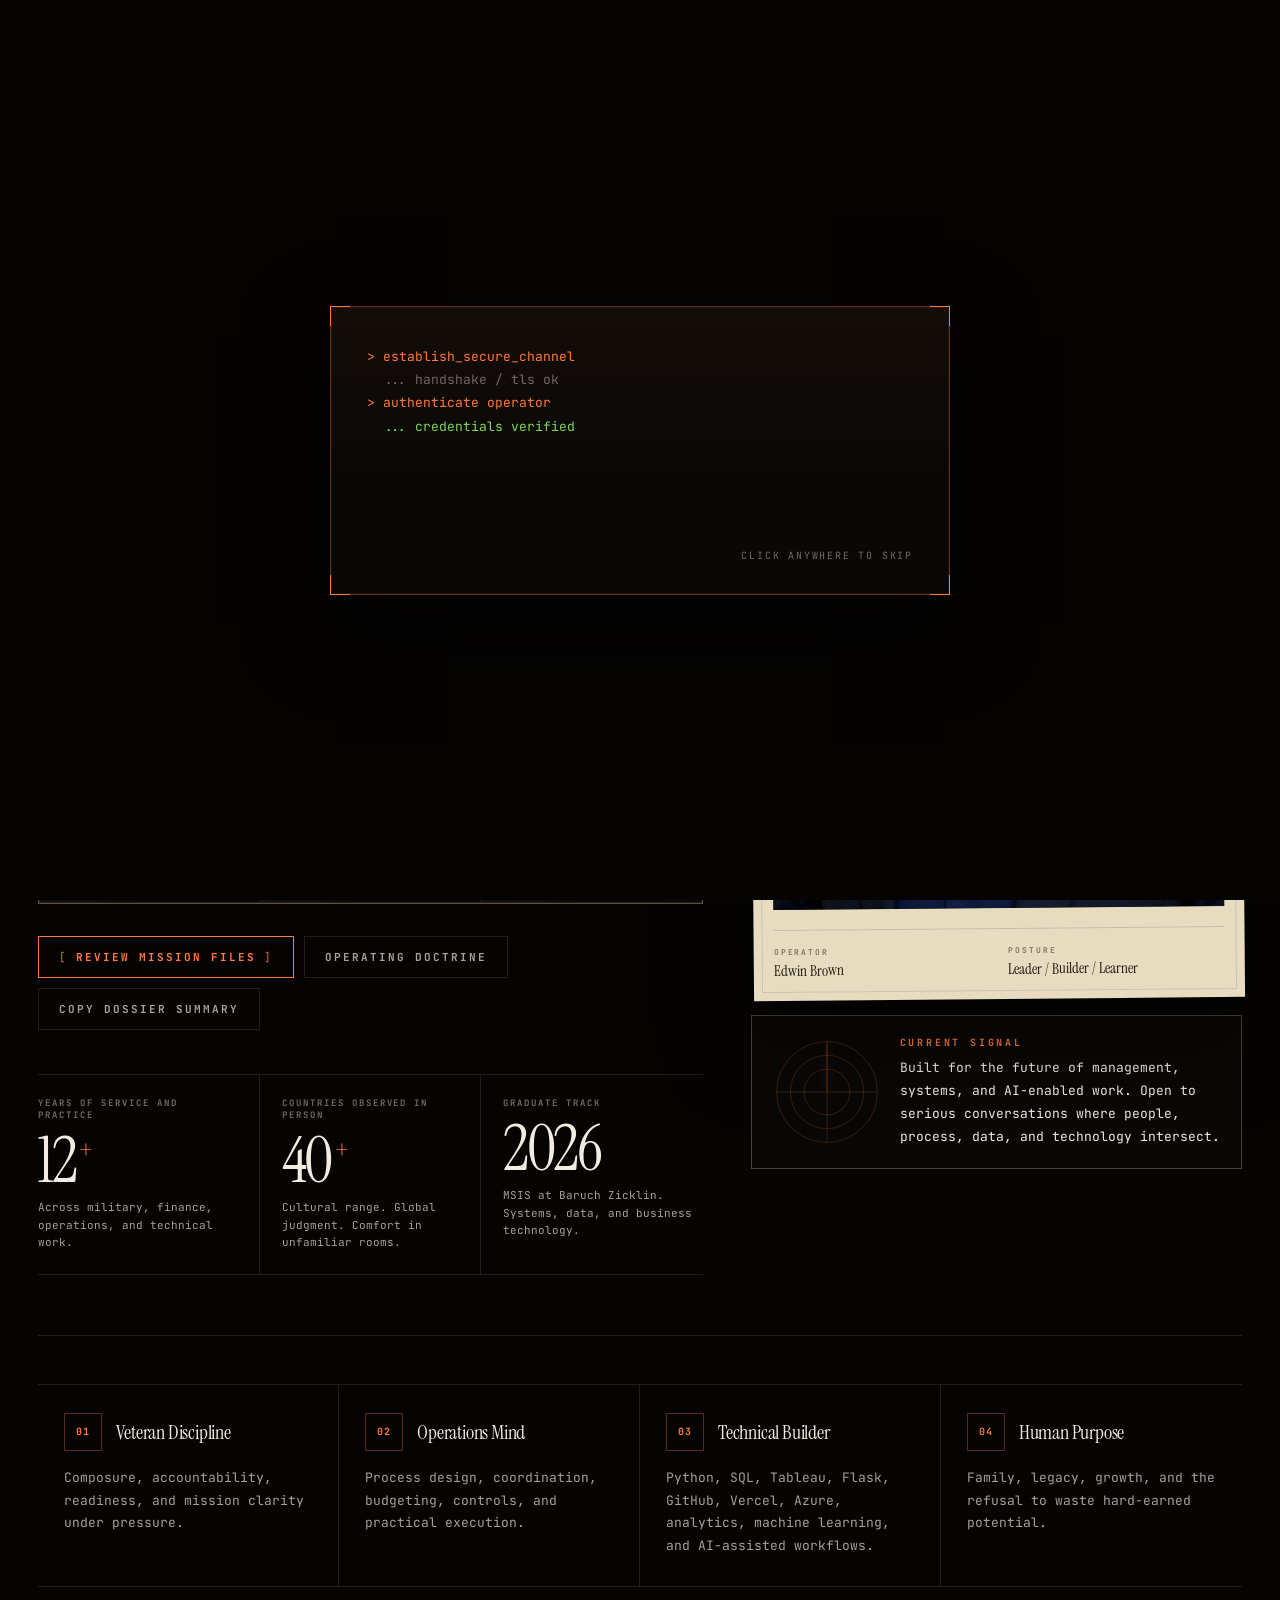
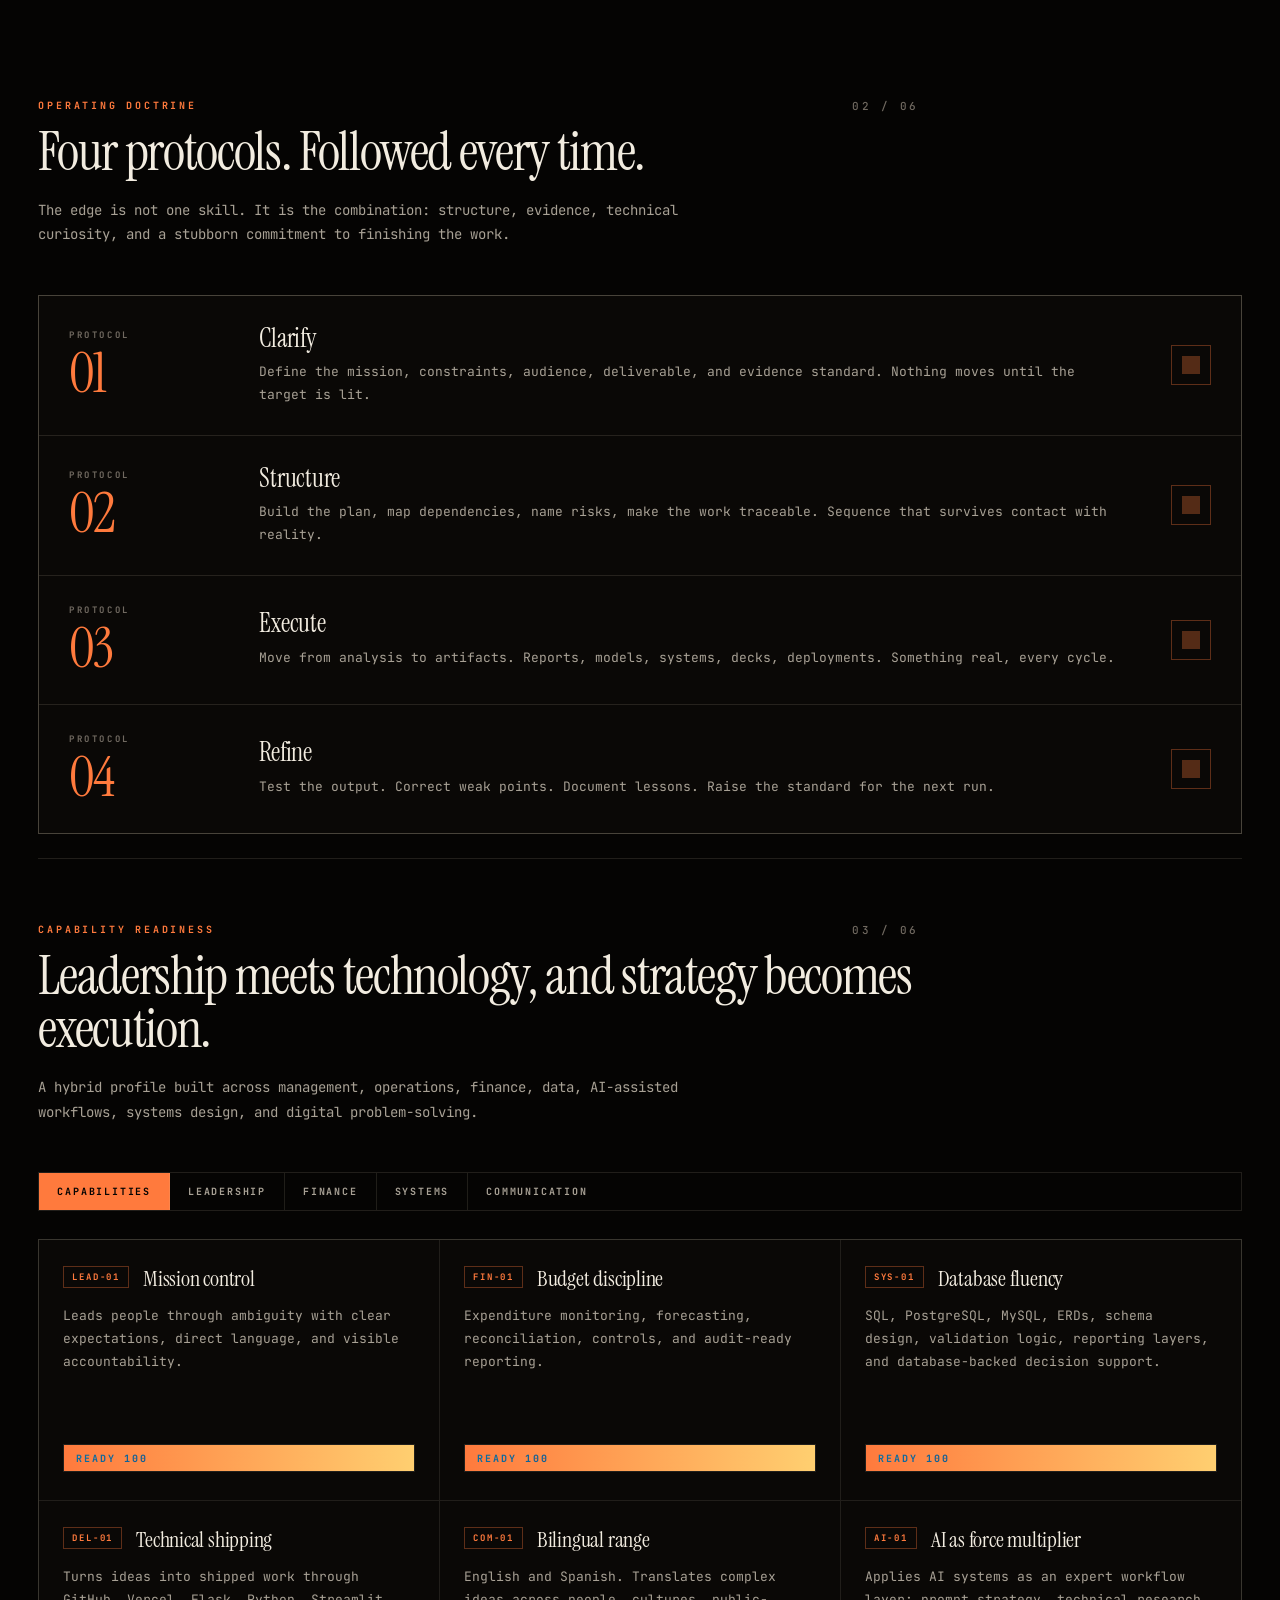
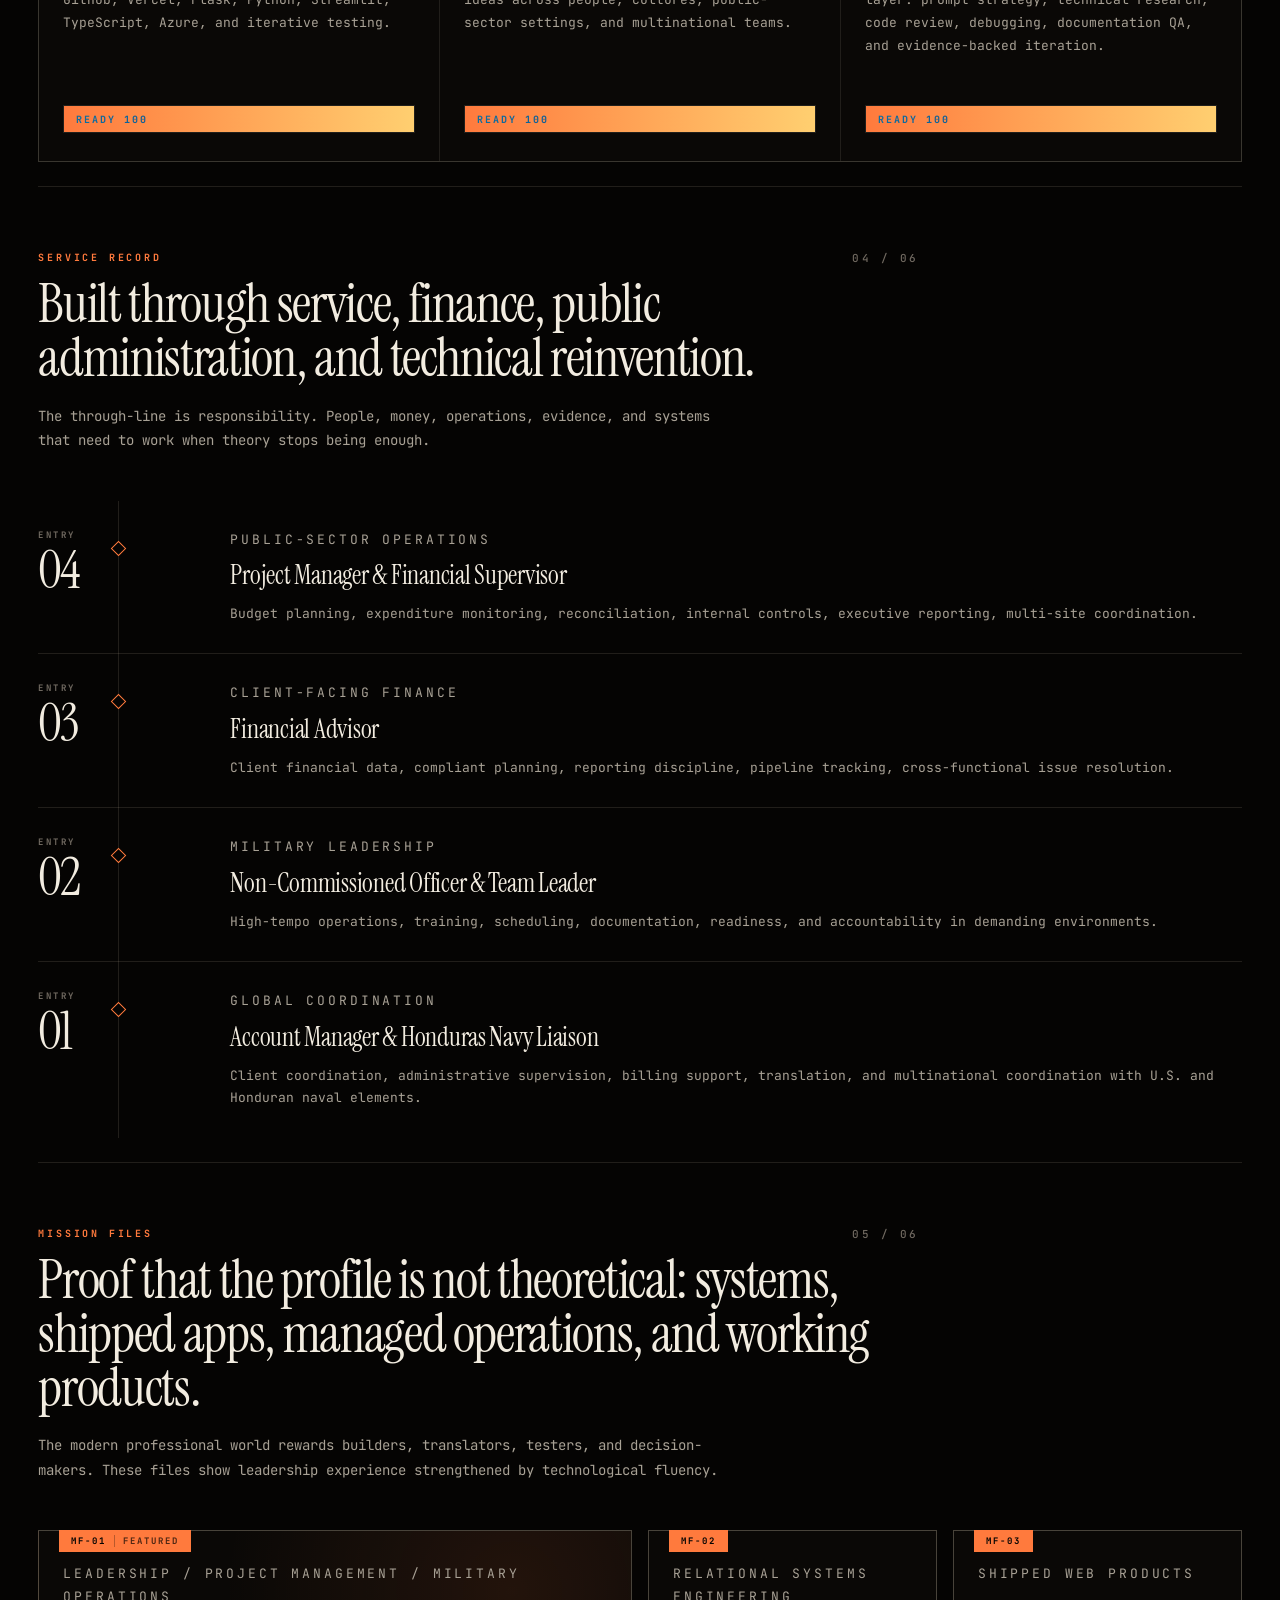
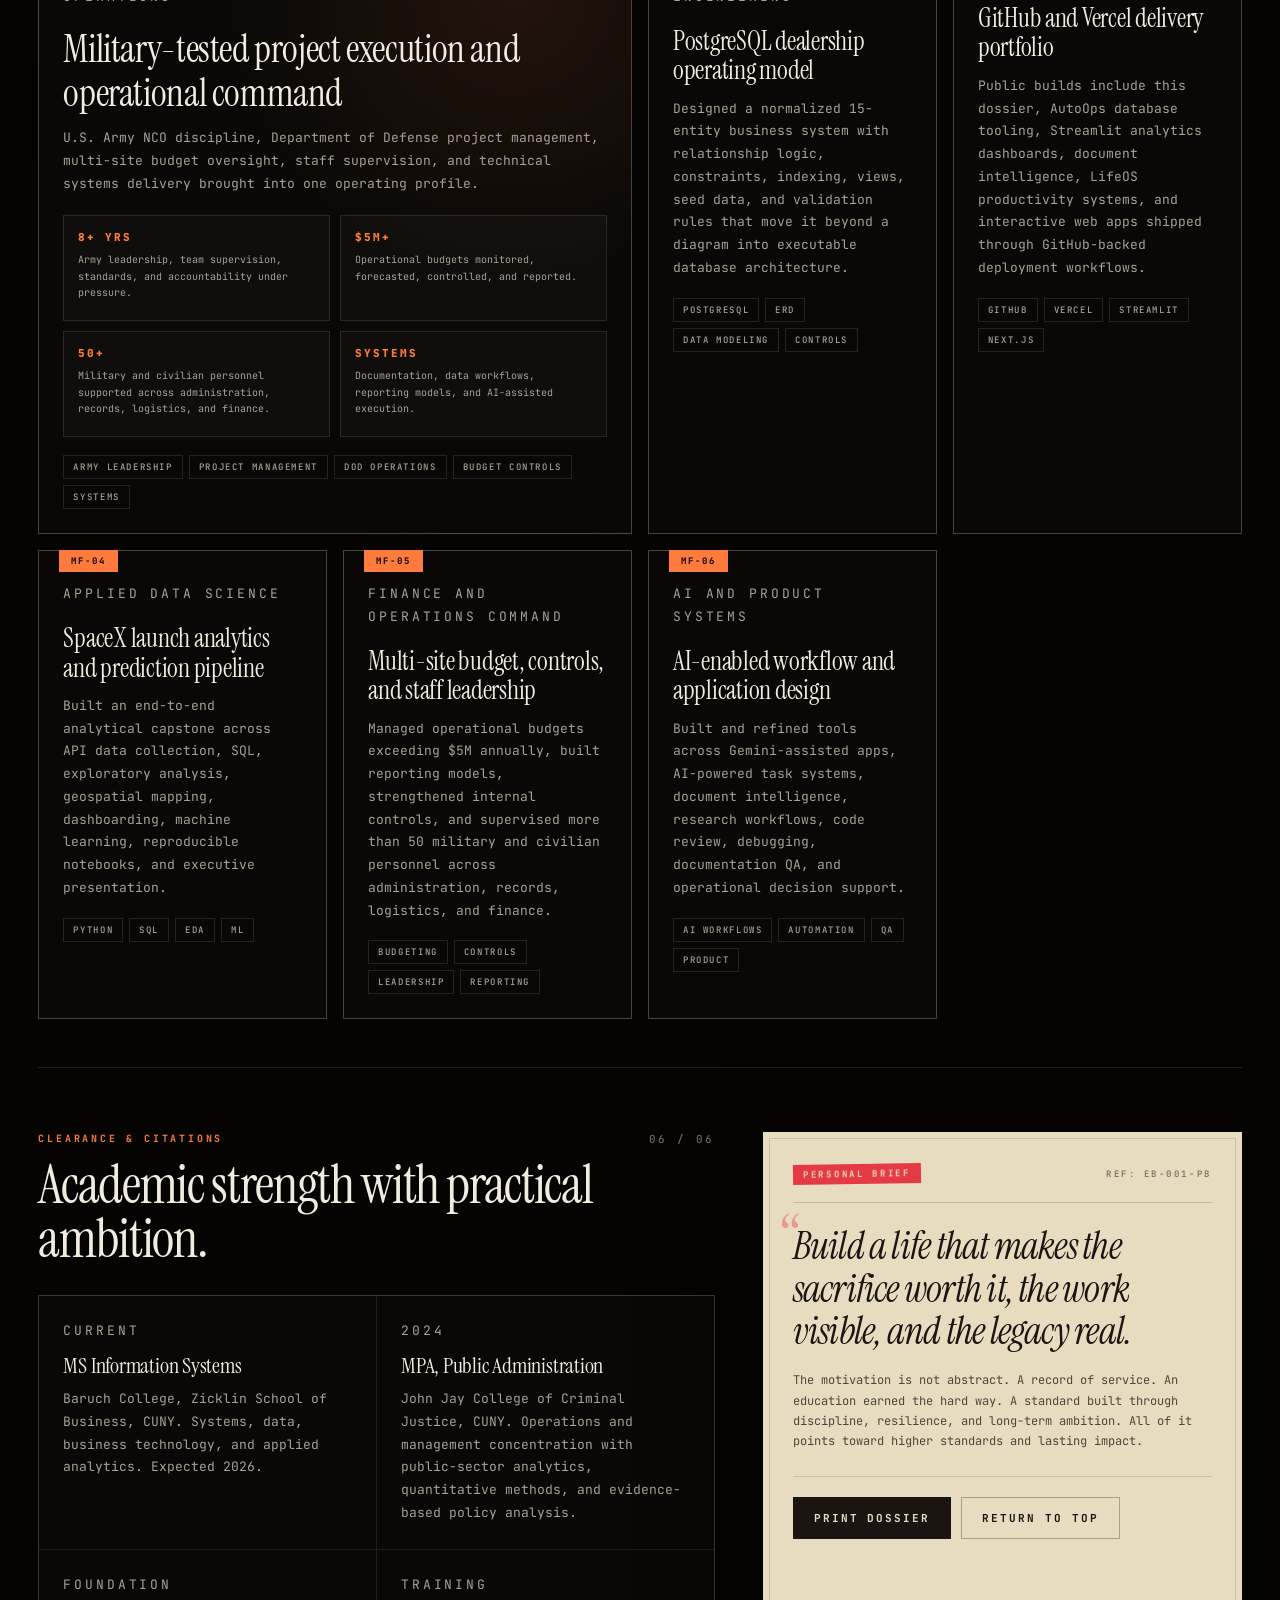
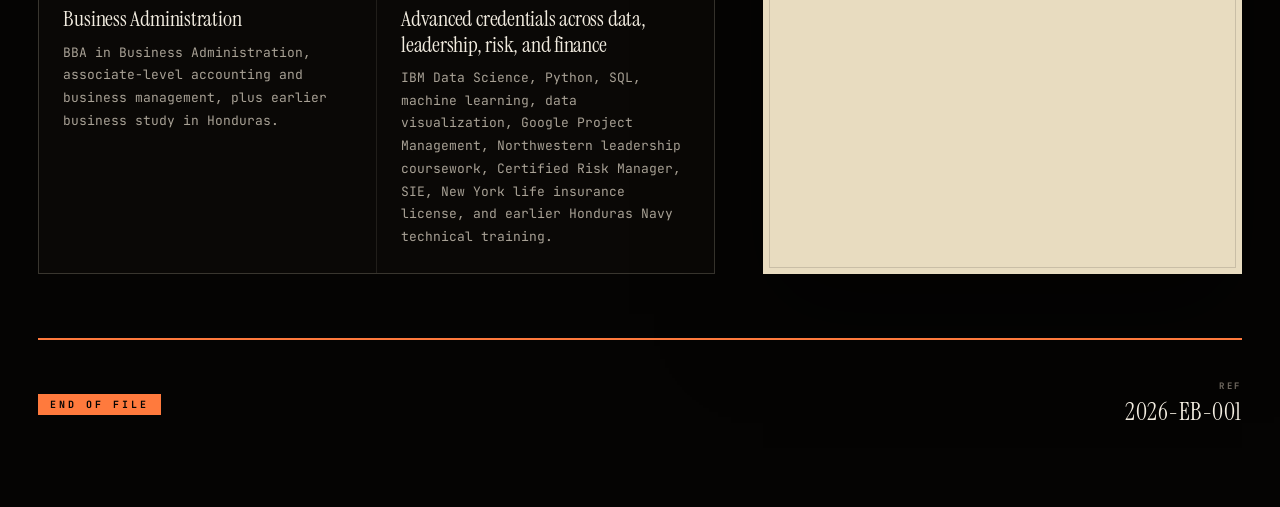
<file: index.html>
<!DOCTYPE html>
<html lang="en">
  <head>
    <meta charset="UTF-8" />
    <meta name="viewport" content="width=device-width, initial-scale=1.0" />
    <title>Edwin Brown // Operator File 2026-EB-001</title>
    <meta
      name="description"
      content="Classified-style professional dossier for Edwin Brown. U.S. Army veteran, operations leader, technical builder, MSIS candidate."
    />
    <meta property="og:title" content="Edwin Brown // Operator File" />
    <meta
      property="og:description"
      content="Operator file for Edwin Brown. Veteran, builder, systems thinker. Declassified for public release."
    />
    <meta property="og:type" content="website" />
    <meta name="theme-color" content="#050403" />
    <link rel="preconnect" href="https://fonts.googleapis.com" />
    <link rel="preconnect" href="https://fonts.gstatic.com" crossorigin />
    <link
      href="https://fonts.googleapis.com/css2?family=Instrument+Serif:ital@0;1&family=JetBrains+Mono:wght@300;400;500;700&display=swap"
      rel="stylesheet"
    />
    <link rel="stylesheet" href="styles.css" />
  </head>
  <body>
    <!-- Boot / access sequence -->
    <div class="boot" id="boot" aria-hidden="true">
      <div class="boot__frame">
        <div class="boot__crosshair" aria-hidden="true">
          <span></span><span></span><span></span><span></span>
        </div>
        <pre class="boot__log" id="bootLog"></pre>
        <p class="boot__hint">click anywhere to skip</p>
      </div>
    </div>

    <!-- Atmosphere layers -->
    <div class="scanlines" aria-hidden="true"></div>
    <div class="grain" aria-hidden="true"></div>
    <div class="vignette" aria-hidden="true"></div>
    <div class="progress" aria-hidden="true"></div>

    <!-- Classification banner -->
    <div class="classbar" role="note" aria-label="Classification">
      <span class="classbar__stamp">UNCLASSIFIED</span>
      <span class="classbar__sep">//</span>
      <span>PUBLIC RELEASE AUTHORIZED</span>
      <span class="classbar__sep">//</span>
      <span class="classbar__live" id="liveClock">00:00:00 UTC</span>
      <span class="classbar__sep">//</span>
      <span>SESSION <span id="sessionId">EB-0000</span></span>
    </div>

    <div class="shell" id="top">
      <header class="commandbar" data-reveal>
        <a class="seal" href="#top" aria-label="Home">
          <span class="seal__mark" aria-hidden="true">
            <svg viewBox="0 0 40 40" xmlns="http://www.w3.org/2000/svg">
              <circle cx="20" cy="20" r="18" fill="none" stroke="currentColor" stroke-width="1" />
              <circle cx="20" cy="20" r="13" fill="none" stroke="currentColor" stroke-width="0.5" />
              <path d="M20 4 V 36 M4 20 H 36" stroke="currentColor" stroke-width="0.5" />
              <text x="20" y="24" text-anchor="middle" font-family="JetBrains Mono" font-size="10" font-weight="700" fill="currentColor">EB</text>
            </svg>
          </span>
          <span class="seal__meta">
            <span class="seal__label">FILE 2026-EB-001</span>
            <span class="seal__name">Edwin Brown</span>
          </span>
        </a>

        <nav class="nav" aria-label="Dossier sections">
          <a href="#profile"><span>01</span>Profile</a>
          <a href="#doctrine"><span>02</span>Doctrine</a>
          <a href="#readiness"><span>03</span>Readiness</a>
          <a href="#record"><span>04</span>Record</a>
          <a href="#missions"><span>05</span>Missions</a>
          <a href="#clearance"><span>06</span>Clearance</a>
          <a href="products.html"><span>07</span>Veteran Tools</a>
        </nav>
      </header>

      <main>
        <!-- SECTION: PROFILE -->
        <section class="profile" id="profile" aria-label="Subject profile">
          <div class="profile__meta" data-reveal>
            <div class="meta-row">
              <span class="meta-key">CLASSIFICATION</span>
              <span class="meta-val">UNCLASSIFIED</span>
            </div>
            <div class="meta-row">
              <span class="meta-key">SUBJECT</span>
              <span class="meta-val">BROWN, EDWIN</span>
            </div>
            <div class="meta-row">
              <span class="meta-key">DESIGNATION</span>
              <span class="meta-val">LEADER / MANAGER / SYSTEMS BUILDER</span>
            </div>
            <div class="meta-row">
              <span class="meta-key">STATUS</span>
              <span class="meta-val meta-val--live"><i></i>ACTIVE</span>
            </div>
          </div>

          <div class="profile__main">
            <div class="profile__left" data-reveal>
              <p class="eyebrow">Subject Profile / Public Release</p>
              <h1 class="display">
                <span>Edwin</span>
                <span class="display__italic">Brown</span>
              </h1>
              <p class="lede">
                Managerial discipline, business judgment, technological intelligence, and practical execution. Edwin Brown operates where leadership, management, systems, data, and modern tools have to work together.
              </p>
              <p class="body">
                Bilingual in English and Spanish, with 12+ years across military, finance, administration, and technical work. He brings the judgment to lead, the discipline to organize complex work, and the technical curiosity to build, test, automate, analyze, and improve.
              </p>

              <div class="contact-strip" aria-label="Contact links">
                <a href="tel:+16802978978">
                  <span>Phone</span>
                  680-297-8978
                </a>
                <a href="https://www.linkedin.com/in/edwinbrownveteran/" target="_blank" rel="noopener noreferrer">
                  <span>LinkedIn</span>
                  /in/edwinbrownveteran
                </a>
                <a href="https://github.com/navybrown1" target="_blank" rel="noopener noreferrer">
                  <span>GitHub</span>
                  @navybrown1
                </a>
              </div>

              <div class="actions">
                <a class="btn btn--primary" href="#missions">
                  <span class="btn__bracket">[</span>
                  Review mission files
                  <span class="btn__bracket">]</span>
                </a>
                <a class="btn btn--ghost" href="#doctrine">Operating doctrine</a>
                <button class="btn btn--ghost" type="button" data-copy-summary>
                  Copy dossier summary
                </button>
              </div>

              <dl class="stats">
                <div class="stat">
                  <dt>Years of service and practice</dt>
                  <dd><span data-count="12">00</span><sup>+</sup></dd>
                  <p>Across military, finance, operations, and technical work.</p>
                </div>
                <div class="stat">
                  <dt>Countries observed in person</dt>
                  <dd><span data-count="40">00</span><sup>+</sup></dd>
                  <p>Cultural range. Global judgment. Comfort in unfamiliar rooms.</p>
                </div>
                <div class="stat">
                  <dt>Graduate track</dt>
                  <dd>2026</dd>
                  <p>MSIS at Baruch Zicklin. Systems, data, and business technology.</p>
                </div>
              </dl>
            </div>

            <aside class="profile__right" data-reveal>
              <figure class="idcard">
                <div class="idcard__tape" aria-hidden="true">PHOTO ON FILE</div>
                <div class="idcard__frame">
                  <img
                    src="assets/edwin-brown-portrait.png?v=20260424"
                    alt="Portrait of Edwin Brown"
                    loading="eager"
                  />
                  <svg class="idcard__brackets" viewBox="0 0 100 100" preserveAspectRatio="none" aria-hidden="true">
                    <path d="M0 12 V 0 H 12" />
                    <path d="M88 0 H 100 V 12" />
                    <path d="M100 88 V 100 H 88" />
                    <path d="M12 100 H 0 V 88" />
                  </svg>
                </div>
                <figcaption class="idcard__caption">
                  <div>
                    <span class="idcard__label">Operator</span>
                    <strong>Edwin Brown</strong>
                  </div>
                  <div>
                    <span class="idcard__label">Posture</span>
                    <strong>Leader / Builder / Learner</strong>
                  </div>
                </figcaption>
              </figure>

              <div class="signal" aria-label="Live signal">
                <div class="signal__scope" aria-hidden="true">
                  <svg viewBox="0 0 120 120">
                    <circle cx="60" cy="60" r="55" fill="none" />
                    <circle cx="60" cy="60" r="40" fill="none" />
                    <circle cx="60" cy="60" r="25" fill="none" />
                    <line x1="60" y1="5" x2="60" y2="115" />
                    <line x1="5" y1="60" x2="115" y2="60" />
                    <g class="signal__sweep">
                      <line x1="60" y1="60" x2="60" y2="5" />
                    </g>
                    <circle cx="60" cy="60" r="2" class="signal__ping" />
                  </svg>
                </div>
                <div>
                  <p class="eyebrow">Current Signal</p>
                  <p class="signal__text">
                    Built for the future of management, systems, and AI-enabled work. Open to serious conversations where people, process, data, and technology intersect.
                  </p>
                </div>
              </div>
            </aside>
          </div>
        </section>

        <!-- SECTION: IDENTITY STAMPS -->
        <section class="stamps" aria-label="Identity excerpts">
          <article class="stamp" data-reveal>
            <div class="stamp__head">
              <span>01</span>
              <em>Veteran Discipline</em>
            </div>
            <p>Composure, accountability, readiness, and mission clarity under pressure.</p>
          </article>
          <article class="stamp" data-reveal>
            <div class="stamp__head">
              <span>02</span>
              <em>Operations Mind</em>
            </div>
            <p>Process design, coordination, budgeting, controls, and practical execution.</p>
          </article>
          <article class="stamp" data-reveal>
            <div class="stamp__head">
              <span>03</span>
              <em>Technical Builder</em>
            </div>
            <p>Python, SQL, Tableau, Flask, GitHub, Vercel, Azure, analytics, machine learning, and AI-assisted workflows.</p>
          </article>
          <article class="stamp" data-reveal>
            <div class="stamp__head">
              <span>04</span>
              <em>Human Purpose</em>
            </div>
            <p>Family, legacy, growth, and the refusal to waste hard-earned potential.</p>
          </article>
        </section>

        <!-- SECTION: DOCTRINE -->
        <section class="section" id="doctrine" aria-label="Operating doctrine">
          <header class="section__head" data-reveal>
            <div class="section__index">02 / 06</div>
            <p class="eyebrow">Operating Doctrine</p>
            <h2>Four protocols. Followed every time.</h2>
            <p class="section__lede">
              The edge is not one skill. It is the combination: structure, evidence, technical curiosity, and a stubborn commitment to finishing the work.
            </p>
          </header>

          <ol class="doctrine" data-reveal>
            <li>
              <div class="doctrine__num">
                <span>PROTOCOL</span>
                <strong>01</strong>
              </div>
              <div class="doctrine__body">
                <h3>Clarify</h3>
                <p>Define the mission, constraints, audience, deliverable, and evidence standard. Nothing moves until the target is lit.</p>
              </div>
              <div class="doctrine__tick" aria-hidden="true"></div>
            </li>
            <li>
              <div class="doctrine__num">
                <span>PROTOCOL</span>
                <strong>02</strong>
              </div>
              <div class="doctrine__body">
                <h3>Structure</h3>
                <p>Build the plan, map dependencies, name risks, make the work traceable. Sequence that survives contact with reality.</p>
              </div>
              <div class="doctrine__tick" aria-hidden="true"></div>
            </li>
            <li>
              <div class="doctrine__num">
                <span>PROTOCOL</span>
                <strong>03</strong>
              </div>
              <div class="doctrine__body">
                <h3>Execute</h3>
                <p>Move from analysis to artifacts. Reports, models, systems, decks, deployments. Something real, every cycle.</p>
              </div>
              <div class="doctrine__tick" aria-hidden="true"></div>
            </li>
            <li>
              <div class="doctrine__num">
                <span>PROTOCOL</span>
                <strong>04</strong>
              </div>
              <div class="doctrine__body">
                <h3>Refine</h3>
                <p>Test the output. Correct weak points. Document lessons. Raise the standard for the next run.</p>
              </div>
              <div class="doctrine__tick" aria-hidden="true"></div>
            </li>
          </ol>
        </section>

        <!-- SECTION: READINESS -->
        <section class="section" id="readiness" aria-label="Capability readiness">
          <header class="section__head" data-reveal>
            <div class="section__index">03 / 06</div>
            <p class="eyebrow">Capability Readiness</p>
            <h2>Leadership meets technology, and strategy becomes execution.</h2>
            <p class="section__lede">
              A hybrid profile built across management, operations, finance, data, AI-assisted workflows, systems design, and digital problem-solving.
            </p>
          </header>

          <div class="filters" data-reveal aria-label="Capability filters">
            <button class="chip is-active" type="button" data-filter="all">Capabilities</button>
            <button class="chip" type="button" data-filter="leadership">Leadership</button>
            <button class="chip" type="button" data-filter="finance">Finance</button>
            <button class="chip" type="button" data-filter="systems">Systems</button>
            <button class="chip" type="button" data-filter="communication">Communication</button>
          </div>

          <div class="caps" data-reveal>
            <article class="cap" data-category="leadership communication">
              <header>
                <span class="cap__tag">LEAD-01</span>
                <h3>Mission control</h3>
              </header>
              <p>Leads people through ambiguity with clear expectations, direct language, and visible accountability.</p>
              <div class="cap__bar" role="meter" aria-valuenow="100" aria-valuemin="0" aria-valuemax="100">
                <span data-fill="100"></span>
                <em>READY 100</em>
              </div>
            </article>
            <article class="cap" data-category="finance systems">
              <header>
                <span class="cap__tag">FIN-01</span>
                <h3>Budget discipline</h3>
              </header>
              <p>Expenditure monitoring, forecasting, reconciliation, controls, and audit-ready reporting.</p>
              <div class="cap__bar" role="meter" aria-valuenow="100" aria-valuemin="0" aria-valuemax="100">
                <span data-fill="100"></span>
                <em>READY 100</em>
              </div>
            </article>
            <article class="cap" data-category="systems">
              <header>
                <span class="cap__tag">SYS-01</span>
                <h3>Database fluency</h3>
              </header>
              <p>SQL, PostgreSQL, MySQL, ERDs, schema design, validation logic, reporting layers, and database-backed decision support.</p>
              <div class="cap__bar" role="meter" aria-valuenow="100" aria-valuemin="0" aria-valuemax="100">
                <span data-fill="100"></span>
                <em>READY 100</em>
              </div>
            </article>
            <article class="cap" data-category="systems leadership">
              <header>
                <span class="cap__tag">DEL-01</span>
                <h3>Technical shipping</h3>
              </header>
              <p>Turns ideas into shipped work through GitHub, Vercel, Flask, Python, Streamlit, TypeScript, Azure, and iterative testing.</p>
              <div class="cap__bar" role="meter" aria-valuenow="100" aria-valuemin="0" aria-valuemax="100">
                <span data-fill="100"></span>
                <em>READY 100</em>
              </div>
            </article>
            <article class="cap" data-category="communication leadership">
              <header>
                <span class="cap__tag">COM-01</span>
                <h3>Bilingual range</h3>
              </header>
              <p>English and Spanish. Translates complex ideas across people, cultures, public-sector settings, and multinational teams.</p>
              <div class="cap__bar" role="meter" aria-valuenow="100" aria-valuemin="0" aria-valuemax="100">
                <span data-fill="100"></span>
                <em>READY 100</em>
              </div>
            </article>
            <article class="cap" data-category="leadership systems communication">
              <header>
                <span class="cap__tag">AI-01</span>
                <h3>AI as force multiplier</h3>
              </header>
              <p>Applies AI systems as an expert workflow layer: prompt strategy, technical research, code review, debugging, documentation QA, and evidence-backed iteration.</p>
              <div class="cap__bar" role="meter" aria-valuenow="100" aria-valuemin="0" aria-valuemax="100">
                <span data-fill="100"></span>
                <em>READY 100</em>
              </div>
            </article>
          </div>
        </section>

        <!-- SECTION: SERVICE RECORD -->
        <section class="section" id="record" aria-label="Service record">
          <header class="section__head" data-reveal>
            <div class="section__index">04 / 06</div>
            <p class="eyebrow">Service Record</p>
            <h2>Built through service, finance, public administration, and technical reinvention.</h2>
            <p class="section__lede">
              The through-line is responsibility. People, money, operations, evidence, and systems that need to work when theory stops being enough.
            </p>
          </header>

          <ol class="record" data-reveal>
            <li class="record__item">
              <div class="record__stamp">
                <span>ENTRY</span>
                <strong>04</strong>
              </div>
              <div class="record__line">
                <p class="card-kicker">Public-sector operations</p>
                <h3>Project Manager &amp; Financial Supervisor</h3>
                <p>Budget planning, expenditure monitoring, reconciliation, internal controls, executive reporting, multi-site coordination.</p>
              </div>
            </li>
            <li class="record__item">
              <div class="record__stamp">
                <span>ENTRY</span>
                <strong>03</strong>
              </div>
              <div class="record__line">
                <p class="card-kicker">Client-facing finance</p>
                <h3>Financial Advisor</h3>
                <p>Client financial data, compliant planning, reporting discipline, pipeline tracking, cross-functional issue resolution.</p>
              </div>
            </li>
            <li class="record__item">
              <div class="record__stamp">
                <span>ENTRY</span>
                <strong>02</strong>
              </div>
              <div class="record__line">
                <p class="card-kicker">Military leadership</p>
                <h3>Non-Commissioned Officer &amp; Team Leader</h3>
                <p>High-tempo operations, training, scheduling, documentation, readiness, and accountability in demanding environments.</p>
              </div>
            </li>
            <li class="record__item">
              <div class="record__stamp">
                <span>ENTRY</span>
                <strong>01</strong>
              </div>
              <div class="record__line">
                <p class="card-kicker">Global coordination</p>
                <h3>Account Manager &amp; Honduras Navy Liaison</h3>
                <p>Client coordination, administrative supervision, billing support, translation, and multinational coordination with U.S. and Honduran naval elements.</p>
              </div>
            </li>
          </ol>
        </section>

        <!-- SECTION: MISSION FILES -->
        <section class="section" id="missions" aria-label="Mission files">
          <header class="section__head" data-reveal>
            <div class="section__index">05 / 06</div>
            <p class="eyebrow">Mission Files</p>
            <h2>Proof that the profile is not theoretical: systems, shipped apps, managed operations, and working products.</h2>
            <p class="section__lede">
              The modern professional world rewards builders, translators, testers, and decision-makers. These files show leadership experience strengthened by technological fluency.
            </p>
          </header>

          <div class="missions" data-reveal>
            <article class="mission mission--feature">
              <div class="mission__tab">
                <span>MF-01</span>
                <em>FEATURED</em>
              </div>
              <p class="card-kicker">Leadership / project management / military operations</p>
              <h3>Military-tested project execution and operational command</h3>
              <p>U.S. Army NCO discipline, Department of Defense project management, multi-site budget oversight, staff supervision, and technical systems delivery brought into one operating profile.</p>
              <div class="mission__proofs" aria-label="Featured operational proof points">
                <div>
                  <strong>8+ yrs</strong>
                  <span>Army leadership, team supervision, standards, and accountability under pressure.</span>
                </div>
                <div>
                  <strong>$5M+</strong>
                  <span>Operational budgets monitored, forecasted, controlled, and reported.</span>
                </div>
                <div>
                  <strong>50+</strong>
                  <span>Military and civilian personnel supported across administration, records, logistics, and finance.</span>
                </div>
                <div>
                  <strong>Systems</strong>
                  <span>Documentation, data workflows, reporting models, and AI-assisted execution.</span>
                </div>
              </div>
              <ul class="tags">
                <li>Army leadership</li><li>Project management</li><li>DoD operations</li><li>Budget controls</li><li>Systems</li>
              </ul>
            </article>

            <article class="mission">
              <div class="mission__tab"><span>MF-02</span></div>
              <p class="card-kicker">Relational systems engineering</p>
              <h3>PostgreSQL dealership operating model</h3>
              <p>Designed a normalized 15-entity business system with relationship logic, constraints, indexing, views, seed data, and validation rules that move it beyond a diagram into executable database architecture.</p>
              <ul class="tags"><li>PostgreSQL</li><li>ERD</li><li>Data modeling</li><li>Controls</li></ul>
            </article>

            <article class="mission">
              <div class="mission__tab"><span>MF-03</span></div>
              <p class="card-kicker">Shipped web products</p>
              <h3>GitHub and Vercel delivery portfolio</h3>
              <p>Public builds include this dossier, AutoOps database tooling, Streamlit analytics dashboards, document intelligence, LifeOS productivity systems, and interactive web apps shipped through GitHub-backed deployment workflows.</p>
              <ul class="tags"><li>GitHub</li><li>Vercel</li><li>Streamlit</li><li>Next.js</li></ul>
            </article>

            <article class="mission">
              <div class="mission__tab"><span>MF-04</span></div>
              <p class="card-kicker">Applied data science</p>
              <h3>SpaceX launch analytics and prediction pipeline</h3>
              <p>Built an end-to-end analytical capstone across API data collection, SQL, exploratory analysis, geospatial mapping, dashboarding, machine learning, reproducible notebooks, and executive presentation.</p>
              <ul class="tags"><li>Python</li><li>SQL</li><li>EDA</li><li>ML</li></ul>
            </article>

            <article class="mission">
              <div class="mission__tab"><span>MF-05</span></div>
              <p class="card-kicker">Finance and operations command</p>
              <h3>Multi-site budget, controls, and staff leadership</h3>
              <p>Managed operational budgets exceeding $5M annually, built reporting models, strengthened internal controls, and supervised more than 50 military and civilian personnel across administration, records, logistics, and finance.</p>
              <ul class="tags"><li>Budgeting</li><li>Controls</li><li>Leadership</li><li>Reporting</li></ul>
            </article>

            <article class="mission">
              <div class="mission__tab"><span>MF-06</span></div>
              <p class="card-kicker">AI and product systems</p>
              <h3>AI-enabled workflow and application design</h3>
              <p>Built and refined tools across Gemini-assisted apps, AI-powered task systems, document intelligence, research workflows, code review, debugging, documentation QA, and operational decision support.</p>
              <ul class="tags"><li>AI workflows</li><li>Automation</li><li>QA</li><li>Product</li></ul>
            </article>
          </div>
        </section>

        <!-- SECTION: CLEARANCE -->
        <section class="section clearance" id="clearance" aria-label="Clearance and mission statement">
          <div class="clearance__left" data-reveal>
            <header class="section__head">
              <div class="section__index">06 / 06</div>
              <p class="eyebrow">Clearance &amp; Citations</p>
              <h2>Academic strength with practical ambition.</h2>
            </header>

            <div class="creds">
              <article>
                <p class="card-kicker">Current</p>
                <h3>MS Information Systems</h3>
                <p>Baruch College, Zicklin School of Business, CUNY. Systems, data, business technology, and applied analytics. Expected 2026.</p>
              </article>
              <article>
                <p class="card-kicker">2024</p>
                <h3>MPA, Public Administration</h3>
                <p>John Jay College of Criminal Justice, CUNY. Operations and management concentration with public-sector analytics, quantitative methods, and evidence-based policy analysis.</p>
              </article>
              <article>
                <p class="card-kicker">Foundation</p>
                <h3>Business Administration</h3>
                <p>BBA in Business Administration, associate-level accounting and business management, plus earlier business study in Honduras.</p>
              </article>
              <article>
                <p class="card-kicker">Training</p>
                <h3>Advanced credentials across data, leadership, risk, and finance</h3>
                <p>IBM Data Science, Python, SQL, machine learning, data visualization, Google Project Management, Northwestern leadership coursework, Certified Risk Manager, SIE, New York life insurance license, and earlier Honduras Navy technical training.</p>
              </article>
            </div>
          </div>

          <aside class="brief" data-reveal>
            <header>
              <span class="brief__stamp">PERSONAL BRIEF</span>
              <span class="brief__ref">REF: EB-001-PB</span>
            </header>
            <blockquote>
              <span class="brief__quote" aria-hidden="true">&ldquo;</span>
              Build a life that makes the sacrifice worth it, the work visible, and the legacy real.
            </blockquote>
            <p>
              The motivation is not abstract. A record of service. An education earned the hard way. A standard built through discipline, resilience, and long-term ambition. All of it points toward higher standards and lasting impact.
            </p>
            <div class="brief__actions">
              <button class="btn btn--primary" type="button" data-print>Print dossier</button>
              <a class="btn btn--ghost" href="#top">Return to top</a>
            </div>
          </aside>
        </section>
      </main>

      <footer class="endfile" data-reveal>
        <div>
          <span class="endfile__stamp">END OF FILE</span>
        </div>
        <div class="endfile__ref">
          <span>REF</span>
          <strong>2026-EB-001</strong>
        </div>
      </footer>
    </div>

    <!-- Toast -->
    <div class="toast" role="status" aria-live="polite">Dossier summary copied to clipboard</div>

    <!-- Declassify easter egg hint (hidden) -->
    <div class="decrypt" id="decrypt" aria-hidden="true">
      <div>
        <p class="eyebrow">Declassified Addendum</p>
        <p>Also: Spanish-language poetry, disciplined curiosity, and a stubborn belief that systems plus execution beat wasted potential over time.</p>
        <button type="button" id="decryptClose" class="btn btn--ghost">Seal file</button>
      </div>
    </div>

    <script src="script.js"></script>
  </body>
</html>
</file>
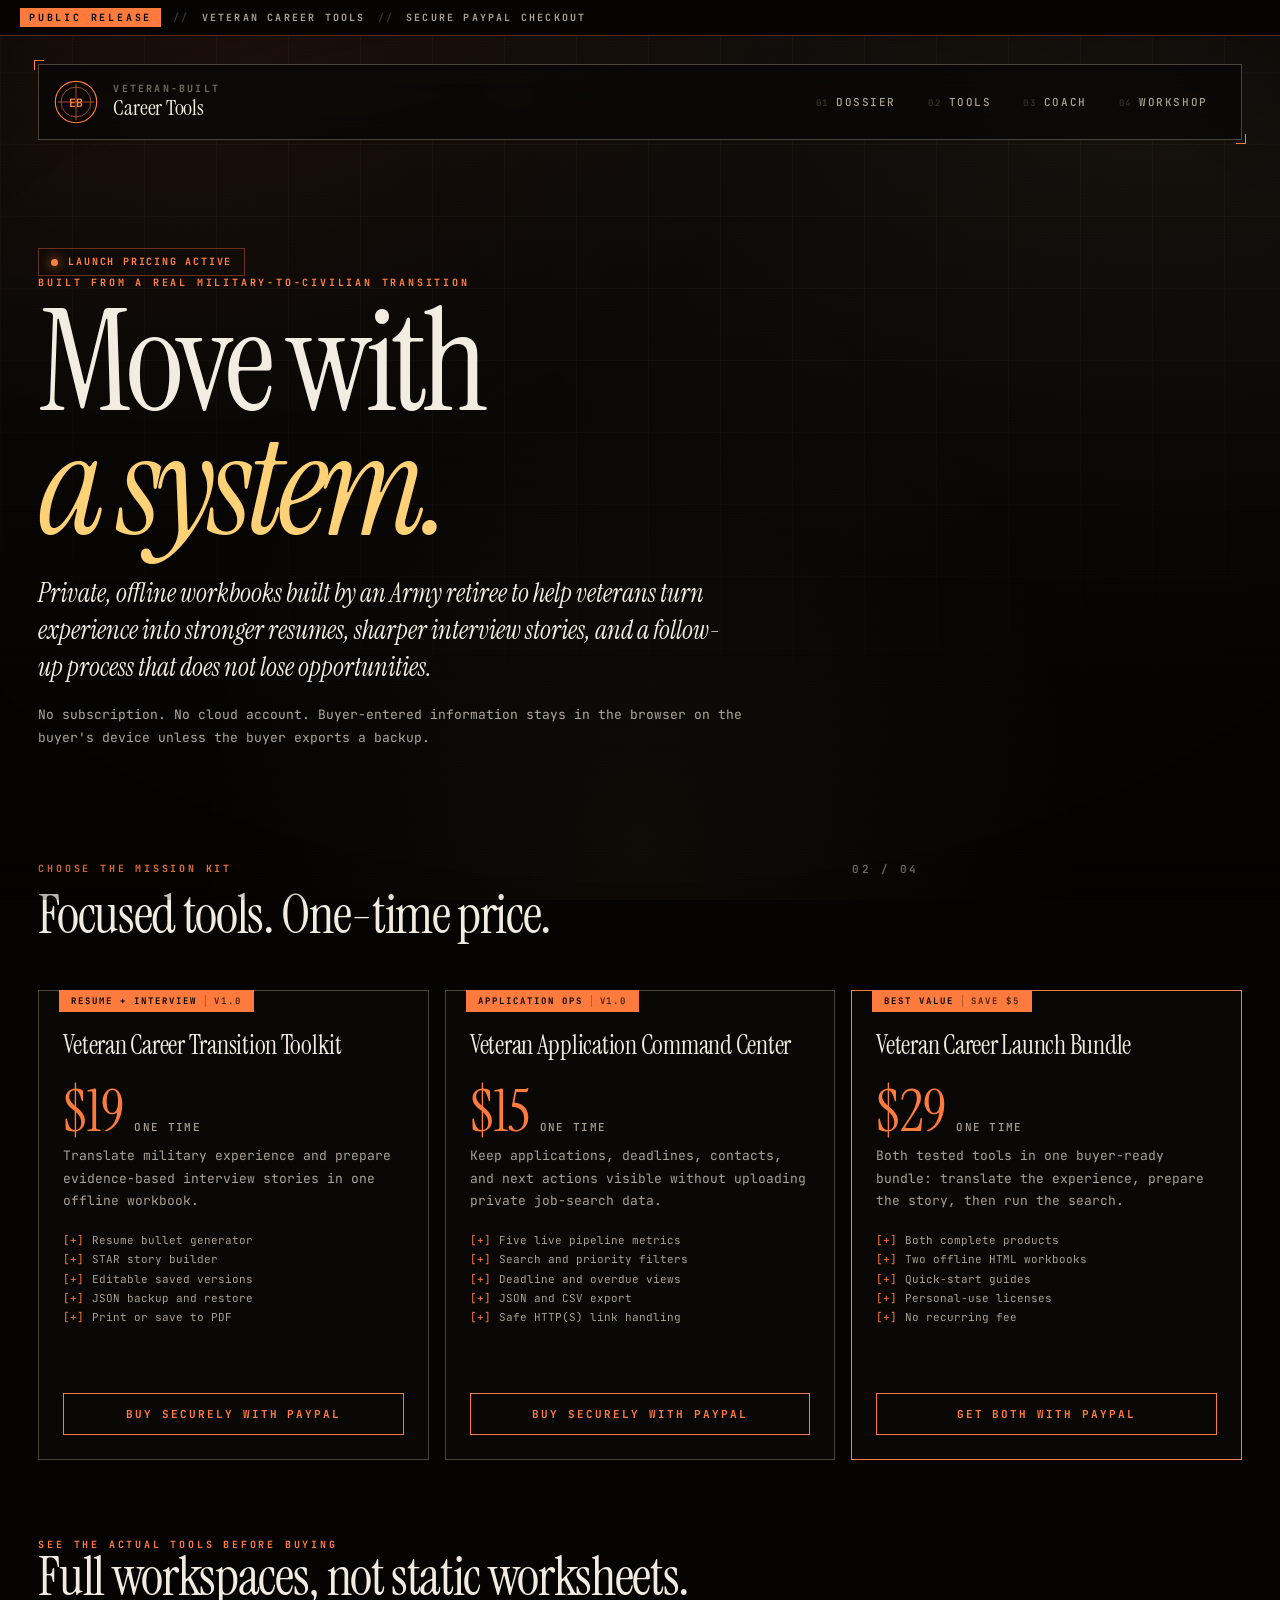
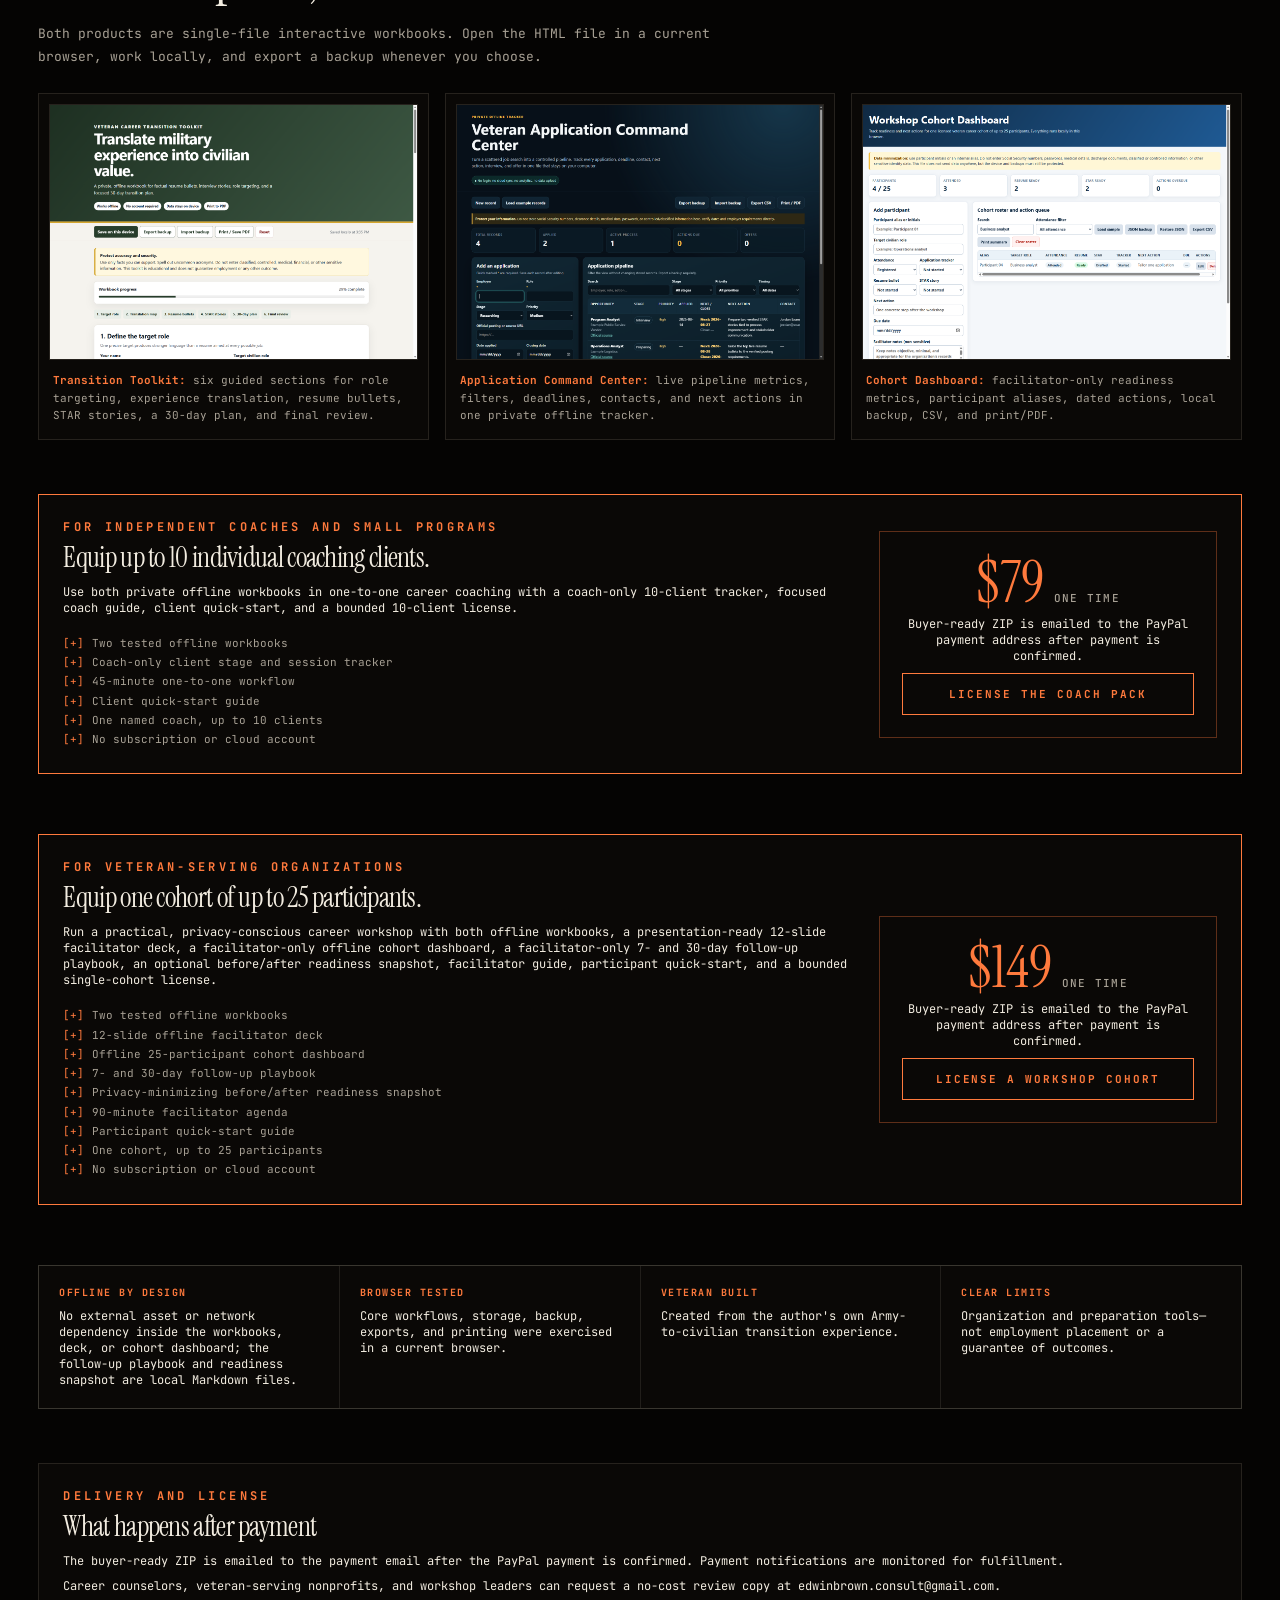
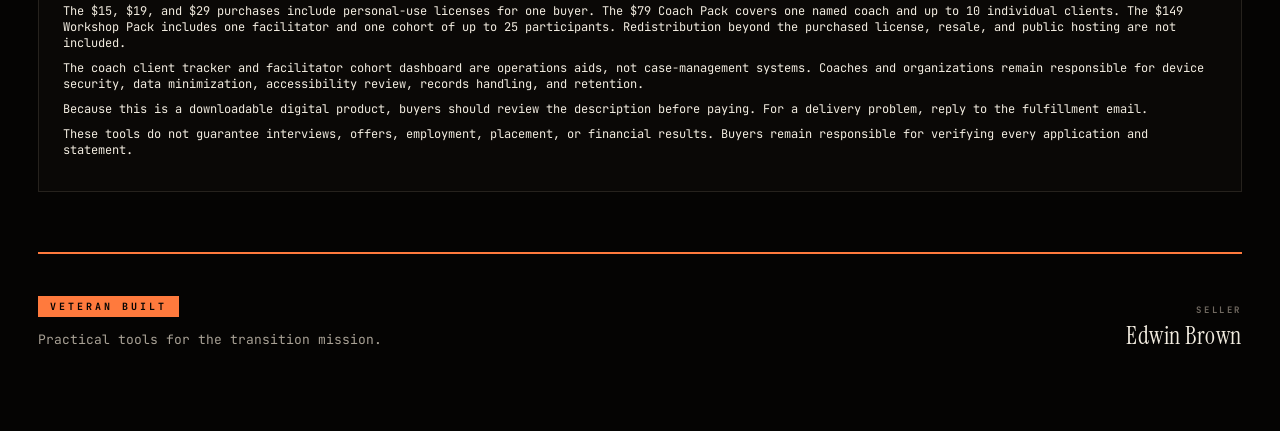
<file: products.html>
<!DOCTYPE html>
<html lang="en">
  <head>
    <meta charset="UTF-8" />
    <meta name="viewport" content="width=device-width, initial-scale=1.0" />
    <title>Veteran Career Tools // Edwin Brown</title>
    <meta
      name="description"
      content="Private offline career-transition tools built and tested by Army retiree Edwin Brown."
    />
    <meta property="og:title" content="Veteran Career Tools by Edwin Brown" />
    <meta
      property="og:description"
      content="Practical offline tools for resumes, interviews, applications, and follow-ups."
    />
    <meta property="og:type" content="website" />
    <meta property="og:url" content="https://edwin-brown-dossier.vercel.app/products.html" />
    <meta name="theme-color" content="#050403" />
    <link rel="canonical" href="https://edwin-brown-dossier.vercel.app/products.html" />
    <link rel="preconnect" href="https://fonts.googleapis.com" />
    <link rel="preconnect" href="https://fonts.gstatic.com" crossorigin />
    <link
      href="https://fonts.googleapis.com/css2?family=Instrument+Serif:ital@0;1&family=JetBrains+Mono:wght@300;400;500;700&display=swap"
      rel="stylesheet"
    />
    <link rel="stylesheet" href="styles.css" />
    <script type="application/ld+json">
      {
        "@context": "https://schema.org",
        "@type": "ItemList",
        "name": "Veteran Career Tools by Edwin Brown",
        "url": "https://edwin-brown-dossier.vercel.app/products.html",
        "itemListElement": [
          {
            "@type": "ListItem",
            "position": 1,
            "item": {
              "@type": "Product",
              "name": "Veteran Career Transition Toolkit",
              "description": "An offline workbook for translating military experience into resume bullets and evidence-based interview stories.",
              "offers": { "@type": "Offer", "priceCurrency": "USD", "price": "19", "availability": "https://schema.org/InStock", "url": "https://edwin-brown-dossier.vercel.app/products.html#tools" }
            }
          },
          {
            "@type": "ListItem",
            "position": 2,
            "item": {
              "@type": "Product",
              "name": "Veteran Application Command Center",
              "description": "An offline workbook for tracking applications, deadlines, contacts, and next actions.",
              "offers": { "@type": "Offer", "priceCurrency": "USD", "price": "15", "availability": "https://schema.org/InStock", "url": "https://edwin-brown-dossier.vercel.app/products.html#tools" }
            }
          },
          {
            "@type": "ListItem",
            "position": 3,
            "item": {
              "@type": "Product",
              "name": "Veteran Career Launch Bundle",
              "description": "Both offline veteran career workbooks with quick-start guides and personal-use licenses.",
              "offers": { "@type": "Offer", "priceCurrency": "USD", "price": "29", "availability": "https://schema.org/InStock", "url": "https://edwin-brown-dossier.vercel.app/products.html#tools" }
            }
          },
          {
            "@type": "ListItem",
            "position": 4,
            "item": {
              "@type": "Product",
              "name": "Veteran Career Workshop Pack",
              "description": "Two offline veteran career workbooks, a 12-slide facilitator deck, a facilitator-only offline cohort dashboard, a 7- and 30-day follow-up playbook, a privacy-minimizing before/after readiness snapshot, facilitator guide, participant quick-start, and a single-cohort license for up to 25 participants.",
              "offers": { "@type": "Offer", "priceCurrency": "USD", "price": "149", "availability": "https://schema.org/InStock", "url": "https://edwin-brown-dossier.vercel.app/products.html#workshop" }
            }
          },
          {
            "@type": "ListItem",
            "position": 5,
            "item": {
              "@type": "Product",
              "name": "Veteran Career Coach Pack",
              "description": "Two offline veteran career workbooks, a coach-only 10-client tracker, coach guide, client quick-start, and a limited license for one named coach and up to 10 clients.",
              "offers": { "@type": "Offer", "priceCurrency": "USD", "price": "79", "availability": "https://schema.org/InStock", "url": "https://edwin-brown-dossier.vercel.app/products.html#coach" }
            }
          }
        ]
      }
    </script>
    <style>
      .store-hero { padding: 72px 0 48px; max-width: 920px; }
      .store-hero h1 { margin: 12px 0 22px; }
      .store-status {
        display: inline-flex;
        gap: 10px;
        align-items: center;
        padding: 8px 12px;
        border: 1px solid var(--rule-ember);
        color: var(--ember);
        font: 700 10px/1 "JetBrains Mono", monospace;
        letter-spacing: .18em;
        text-transform: uppercase;
      }
      .store-status i { width: 7px; height: 7px; border-radius: 50%; background: var(--ember); box-shadow: 0 0 12px var(--ember); }
      .store-grid { display: grid; grid-template-columns: repeat(3, minmax(0, 1fr)); gap: 16px; }
      .store-card { min-height: 470px; }
      .store-card--bundle { border-color: var(--ember); }
      .store-price { margin: 10px 0 4px; color: var(--ember); font: 400 58px/1 "Instrument Serif", serif; }
      .store-price small { font: 500 11px/1 "JetBrains Mono", monospace; letter-spacing: .12em; color: var(--fog); }
      .store-list { margin: 18px 0 24px; padding: 0; list-style: none; font: 400 11px/1.75 "JetBrains Mono", monospace; color: var(--fog); }
      .store-list li::before { content: "[+]"; color: var(--ember); margin-right: 8px; }
      .store-card .btn { margin-top: auto; justify-content: center; width: 100%; }
      .store-preview { margin: 54px 0; }
      .store-preview__head { max-width: 720px; margin-bottom: 24px; }
      .store-preview__head h2 { margin-bottom: 10px; }
      .store-preview__grid { display: grid; grid-template-columns: repeat(3, minmax(0, 1fr)); gap: 16px; }
      .store-preview figure { margin: 0; padding: 10px; border: 1px solid var(--rule); background: var(--ink); }
      .store-preview img { display: block; width: 100%; height: auto; border: 1px solid var(--rule); }
      .store-preview figcaption { padding: 12px 4px 4px; font: 400 11px/1.6 "JetBrains Mono", monospace; color: var(--fog); }
      .store-preview figcaption strong { color: var(--ember); }
      .store-proof { margin: 54px 0; display: grid; grid-template-columns: repeat(4, minmax(0, 1fr)); gap: 1px; background: var(--rule); border: 1px solid var(--rule); }
      .store-proof article { padding: 20px; background: var(--ink); }
      .store-proof strong { display: block; margin-bottom: 8px; color: var(--ember); font: 700 10px/1.4 "JetBrains Mono", monospace; letter-spacing: .15em; text-transform: uppercase; }
      .store-proof p { margin: 0; font-size: 12px; }
      .store-terms { margin: 28px 0 60px; padding: 24px; border: 1px solid var(--rule); background: var(--ink); }
      .store-terms h2 { font-size: 28px; margin-bottom: 12px; }
      .store-terms p { margin: 0 0 9px; font-size: 12px; }
      .store-org { margin-top: 54px; border-color: var(--ember); }
      .store-org__grid { display: grid; grid-template-columns: minmax(0, 1.4fr) minmax(240px, .6fr); gap: 28px; align-items: center; }
      .store-org .store-list { margin-bottom: 0; }
      .store-org__buy { padding: 22px; border: 1px solid var(--rule-ember); background: var(--black); text-align: center; }
      .store-org__buy .store-price { margin-top: 0; }
      .store-org__buy .btn { width: 100%; justify-content: center; }
      @media (max-width: 900px) { .store-grid, .store-preview__grid { grid-template-columns: 1fr; } .store-card { min-height: 0; } .store-proof { grid-template-columns: repeat(2, 1fr); } }
      @media (max-width: 700px) { .store-org__grid { grid-template-columns: 1fr; } }
      @media (max-width: 520px) { .store-proof { grid-template-columns: 1fr; } .store-hero { padding-top: 36px; } }
    </style>
  </head>
  <body>
    <div class="scanlines" aria-hidden="true"></div>
    <div class="grain" aria-hidden="true"></div>
    <div class="vignette" aria-hidden="true"></div>
    <div class="classbar" role="note" aria-label="Store status">
      <span class="classbar__stamp">PUBLIC RELEASE</span>
      <span class="classbar__sep">//</span>
      <span>VETERAN CAREER TOOLS</span>
      <span class="classbar__sep">//</span>
      <span>SECURE PAYPAL CHECKOUT</span>
    </div>

    <div class="shell" id="top">
      <header class="commandbar">
        <a class="seal" href="index.html" aria-label="Return to Edwin Brown dossier">
          <span class="seal__mark" aria-hidden="true">
            <svg viewBox="0 0 40 40" xmlns="http://www.w3.org/2000/svg">
              <circle cx="20" cy="20" r="18" fill="none" stroke="currentColor" stroke-width="1" />
              <circle cx="20" cy="20" r="13" fill="none" stroke="currentColor" stroke-width="0.5" />
              <path d="M20 4 V 36 M4 20 H 36" stroke="currentColor" stroke-width="0.5" />
              <text x="20" y="24" text-anchor="middle" font-family="JetBrains Mono" font-size="10" font-weight="700" fill="currentColor">EB</text>
            </svg>
          </span>
          <span class="seal__meta">
            <span class="seal__label">VETERAN-BUILT</span>
            <span class="seal__name">Career Tools</span>
          </span>
        </a>
        <nav class="nav" aria-label="Store navigation">
          <a href="index.html"><span>01</span>Dossier</a>
          <a href="#tools"><span>02</span>Tools</a>
          <a href="#coach"><span>03</span>Coach</a>
          <a href="#workshop"><span>04</span>Workshop</a>
        </nav>
      </header>

      <main>
        <section class="store-hero" aria-labelledby="store-title">
          <div class="store-status"><i></i>Launch pricing active</div>
          <p class="eyebrow">Built from a real military-to-civilian transition</p>
          <h1 class="display" id="store-title">
            <span>Move with</span>
            <span class="display__italic">a system.</span>
          </h1>
          <p class="lede">
            Private, offline workbooks built by an Army retiree to help veterans turn experience into stronger resumes, sharper interview stories, and a follow-up process that does not lose opportunities.
          </p>
          <p class="body">
            No subscription. No cloud account. Buyer-entered information stays in the browser on the buyer's device unless the buyer exports a backup.
          </p>
        </section>

        <section class="section" id="tools" aria-labelledby="tools-title">
          <header class="section__head">
            <div class="section__index">02 / 04</div>
            <p class="eyebrow">Choose the mission kit</p>
            <h2 id="tools-title">Focused tools. One-time price.</h2>
          </header>

          <div class="store-grid">
            <article class="mission store-card">
              <div class="mission__tab">RESUME + INTERVIEW <em>V1.0</em></div>
              <h3>Veteran Career Transition Toolkit</h3>
              <div class="store-price">$19 <small>ONE TIME</small></div>
              <p>Translate military experience and prepare evidence-based interview stories in one offline workbook.</p>
              <ul class="store-list">
                <li>Resume bullet generator</li>
                <li>STAR story builder</li>
                <li>Editable saved versions</li>
                <li>JSON backup and restore</li>
                <li>Print or save to PDF</li>
              </ul>
              <a class="btn btn--primary" href="https://paypal.me/navybrown1/19" target="_blank" rel="noopener noreferrer">Buy securely with PayPal</a>
            </article>

            <article class="mission store-card">
              <div class="mission__tab">APPLICATION OPS <em>V1.0</em></div>
              <h3>Veteran Application Command Center</h3>
              <div class="store-price">$15 <small>ONE TIME</small></div>
              <p>Keep applications, deadlines, contacts, and next actions visible without uploading private job-search data.</p>
              <ul class="store-list">
                <li>Five live pipeline metrics</li>
                <li>Search and priority filters</li>
                <li>Deadline and overdue views</li>
                <li>JSON and CSV export</li>
                <li>Safe HTTP(S) link handling</li>
              </ul>
              <a class="btn btn--primary" href="https://paypal.me/navybrown1/15" target="_blank" rel="noopener noreferrer">Buy securely with PayPal</a>
            </article>

            <article class="mission store-card store-card--bundle">
              <div class="mission__tab">BEST VALUE <em>SAVE $5</em></div>
              <h3>Veteran Career Launch Bundle</h3>
              <div class="store-price">$29 <small>ONE TIME</small></div>
              <p>Both tested tools in one buyer-ready bundle: translate the experience, prepare the story, then run the search.</p>
              <ul class="store-list">
                <li>Both complete products</li>
                <li>Two offline HTML workbooks</li>
                <li>Quick-start guides</li>
                <li>Personal-use licenses</li>
                <li>No recurring fee</li>
              </ul>
              <a class="btn btn--primary" href="https://paypal.me/navybrown1/29" target="_blank" rel="noopener noreferrer">Get both with PayPal</a>
            </article>
          </div>
        </section>

        <section class="store-preview" aria-labelledby="preview-title">
          <header class="store-preview__head">
            <p class="eyebrow">See the actual tools before buying</p>
            <h2 id="preview-title">Full workspaces, not static worksheets.</h2>
            <p class="body">Both products are single-file interactive workbooks. Open the HTML file in a current browser, work locally, and export a backup whenever you choose.</p>
          </header>
          <div class="store-preview__grid">
            <figure>
              <img src="assets/veteran-transition-toolkit-preview.png" alt="Veteran Career Transition Toolkit showing its six-section offline resume and interview workspace" loading="lazy" width="1440" height="1000" />
              <figcaption><strong>Transition Toolkit:</strong> six guided sections for role targeting, experience translation, resume bullets, STAR stories, a 30-day plan, and final review.</figcaption>
            </figure>
            <figure>
              <img src="assets/veteran-application-command-center-preview.png" alt="Veteran Application Command Center showing pipeline metrics, application editor, filters, and follow-up tracking" loading="lazy" width="1440" height="1000" />
              <figcaption><strong>Application Command Center:</strong> live pipeline metrics, filters, deadlines, contacts, and next actions in one private offline tracker.</figcaption>
            </figure>
            <figure>
              <img src="assets/veteran-workshop-cohort-dashboard-preview.png" alt="Veteran Career Workshop Cohort Dashboard showing facilitator metrics, local roster controls, readiness status, and dated next actions" loading="lazy" width="1440" height="1000" />
              <figcaption><strong>Cohort Dashboard:</strong> facilitator-only readiness metrics, participant aliases, dated actions, local backup, CSV, and print/PDF.</figcaption>
            </figure>
          </div>
        </section>

        <section class="store-terms store-org" id="coach" aria-labelledby="coach-title">
          <div class="store-org__grid">
            <div>
              <p class="eyebrow">For independent coaches and small programs</p>
              <h2 id="coach-title">Equip up to 10 individual coaching clients.</h2>
              <p>Use both private offline workbooks in one-to-one career coaching with a coach-only 10-client tracker, focused coach guide, client quick-start, and a bounded 10-client license.</p>
              <ul class="store-list">
                <li>Two tested offline workbooks</li>
                <li>Coach-only client stage and session tracker</li>
                <li>45-minute one-to-one workflow</li>
                <li>Client quick-start guide</li>
                <li>One named coach, up to 10 clients</li>
                <li>No subscription or cloud account</li>
              </ul>
            </div>
            <div class="store-org__buy">
              <div class="store-price">$79 <small>ONE TIME</small></div>
              <p>Buyer-ready ZIP is emailed to the PayPal payment address after payment is confirmed.</p>
              <a class="btn btn--primary" href="https://paypal.me/navybrown1/79" target="_blank" rel="noopener noreferrer">License the coach pack</a>
            </div>
          </div>
        </section>

        <section class="store-terms store-org" id="workshop" aria-labelledby="workshop-title">
          <div class="store-org__grid">
            <div>
              <p class="eyebrow">For veteran-serving organizations</p>
              <h2 id="workshop-title">Equip one cohort of up to 25 participants.</h2>
              <p>Run a practical, privacy-conscious career workshop with both offline workbooks, a presentation-ready 12-slide facilitator deck, a facilitator-only offline cohort dashboard, a facilitator-only 7- and 30-day follow-up playbook, an optional before/after readiness snapshot, facilitator guide, participant quick-start, and a bounded single-cohort license.</p>
              <ul class="store-list">
                <li>Two tested offline workbooks</li>
                <li>12-slide offline facilitator deck</li>
                <li>Offline 25-participant cohort dashboard</li>
                <li>7- and 30-day follow-up playbook</li>
                <li>Privacy-minimizing before/after readiness snapshot</li>
                <li>90-minute facilitator agenda</li>
                <li>Participant quick-start guide</li>
                <li>One cohort, up to 25 participants</li>
                <li>No subscription or cloud account</li>
              </ul>
            </div>
            <div class="store-org__buy">
              <div class="store-price">$149 <small>ONE TIME</small></div>
              <p>Buyer-ready ZIP is emailed to the PayPal payment address after payment is confirmed.</p>
              <a class="btn btn--primary" href="https://paypal.me/navybrown1/149" target="_blank" rel="noopener noreferrer">License a workshop cohort</a>
            </div>
          </div>
        </section>

        <section class="store-proof" aria-label="Product proof">
          <article><strong>Offline by design</strong><p>No external asset or network dependency inside the workbooks, deck, or cohort dashboard; the follow-up playbook and readiness snapshot are local Markdown files.</p></article>
          <article><strong>Browser tested</strong><p>Core workflows, storage, backup, exports, and printing were exercised in a current browser.</p></article>
          <article><strong>Veteran built</strong><p>Created from the author's own Army-to-civilian transition experience.</p></article>
          <article><strong>Clear limits</strong><p>Organization and preparation tools—not employment placement or a guarantee of outcomes.</p></article>
        </section>

        <section class="store-terms" id="delivery" aria-labelledby="delivery-title">
          <p class="eyebrow">Delivery and license</p>
          <h2 id="delivery-title">What happens after payment</h2>
          <p>The buyer-ready ZIP is emailed to the payment email after the PayPal payment is confirmed. Payment notifications are monitored for fulfillment.</p>
          <p>Career counselors, veteran-serving nonprofits, and workshop leaders can request a no-cost review copy at <a href="mailto:edwinbrown.consult@gmail.com?subject=Veteran%20career%20tools%20review%20copy">edwinbrown.consult@gmail.com</a>.</p>
          <p>The $15, $19, and $29 purchases include personal-use licenses for one buyer. The $79 Coach Pack covers one named coach and up to 10 individual clients. The $149 Workshop Pack includes one facilitator and one cohort of up to 25 participants. Redistribution beyond the purchased license, resale, and public hosting are not included.</p>
          <p>The coach client tracker and facilitator cohort dashboard are operations aids, not case-management systems. Coaches and organizations remain responsible for device security, data minimization, accessibility review, records handling, and retention.</p>
          <p>Because this is a downloadable digital product, buyers should review the description before paying. For a delivery problem, reply to the fulfillment email.</p>
          <p>These tools do not guarantee interviews, offers, employment, placement, or financial results. Buyers remain responsible for verifying every application and statement.</p>
        </section>
      </main>

      <footer class="endfile">
        <div><span class="endfile__stamp">VETERAN BUILT</span><p>Practical tools for the transition mission.</p></div>
        <div class="endfile__ref"><span>SELLER</span><strong>Edwin Brown</strong></div>
      </footer>
    </div>
  </body>
</html>
</file>
<file: styles.css>
/* =========================================================================
   EDWIN BROWN // OPERATOR FILE 2026-EB-001
   Classified dossier aesthetic. Dark command-file with warm ember accents.
   ========================================================================= */

:root {
  color-scheme: dark;

  /* Ink and paper */
  --void: #050403;
  --ink: #0a0806;
  --graphite: #13100d;
  --surface: #1a1511;
  --surface-2: #221c17;
  --parchment: #e8dcc0;
  --paper-ink: #1a1510;

  /* Signal colors */
  --ember: #ff7a3d;
  --ember-soft: rgba(255, 122, 61, 0.16);
  --amber: #d4a574;
  --signal: #ffcf70;
  --red: #e63946;

  /* Text */
  --bone: #f2ece0;
  --fog: #a8a195;
  --fog-dim: #706960;
  --fog-dark: #3a342d;

  /* Lines */
  --rule: rgba(232, 220, 192, 0.12);
  --rule-strong: rgba(232, 220, 192, 0.28);
  --rule-ember: rgba(255, 122, 61, 0.34);

  /* Metrics */
  --content-width: 1360px;
  --gutter: clamp(18px, 3vw, 40px);

  /* Motion */
  --ease: cubic-bezier(0.2, 0.7, 0.2, 1);
}

*,
*::before,
*::after {
  box-sizing: border-box;
}

html {
  scroll-behavior: smooth;
  scroll-padding-top: 120px;
}

body {
  margin: 0;
  min-height: 100vh;
  font-family: "JetBrains Mono", ui-monospace, Menlo, monospace;
  font-weight: 400;
  color: var(--bone);
  background: var(--void);
  overflow-x: hidden;
  -webkit-font-smoothing: antialiased;
  position: relative;
}

/* Layered background atmosphere */
body::before {
  position: fixed;
  inset: 0;
  z-index: -5;
  content: "";
  background:
    radial-gradient(ellipse at 15% -5%, rgba(255, 122, 61, 0.08), transparent 40%),
    radial-gradient(ellipse at 90% 12%, rgba(212, 165, 116, 0.06), transparent 45%),
    radial-gradient(ellipse at 50% 95%, rgba(255, 207, 112, 0.04), transparent 50%),
    linear-gradient(180deg, #0a0806 0%, #050403 60%, #030201 100%);
}

body::after {
  position: fixed;
  inset: 0;
  z-index: -4;
  content: "";
  pointer-events: none;
  background-image:
    linear-gradient(rgba(232, 220, 192, 0.035) 1px, transparent 1px),
    linear-gradient(90deg, rgba(232, 220, 192, 0.035) 1px, transparent 1px);
  background-size: 72px 72px;
  mask-image: radial-gradient(ellipse 120% 90% at 50% 10%, black 30%, transparent 90%);
}

img {
  max-width: 100%;
  display: block;
}

button,
a {
  font: inherit;
  color: inherit;
}

button {
  border: 0;
  cursor: pointer;
  background: none;
}

a {
  text-decoration: none;
}

::selection {
  background: var(--ember);
  color: var(--void);
}

/* =========================================================================
   BOOT / ACCESS SEQUENCE
   ========================================================================= */
.boot {
  position: fixed;
  inset: 0;
  z-index: 100;
  display: grid;
  place-items: center;
  padding: var(--gutter);
  background: var(--void);
  transition: opacity 600ms var(--ease), visibility 600ms;
}

.boot.is-done {
  opacity: 0;
  visibility: hidden;
  pointer-events: none;
}

.boot__frame {
  position: relative;
  width: min(620px, 100%);
  padding: 38px 36px 32px;
  border: 1px solid var(--rule-ember);
  background:
    linear-gradient(180deg, rgba(255, 122, 61, 0.04), transparent 60%),
    var(--ink);
  box-shadow: 0 0 0 1px rgba(255, 122, 61, 0.08) inset, 0 30px 80px rgba(0, 0, 0, 0.6);
}

.boot__crosshair span {
  position: absolute;
  width: 20px;
  height: 20px;
  border-color: var(--ember);
  border-style: solid;
  border-width: 0;
}
.boot__crosshair span:nth-child(1) { top: -1px; left: -1px; border-top-width: 1px; border-left-width: 1px; }
.boot__crosshair span:nth-child(2) { top: -1px; right: -1px; border-top-width: 1px; border-right-width: 1px; }
.boot__crosshair span:nth-child(3) { bottom: -1px; left: -1px; border-bottom-width: 1px; border-left-width: 1px; }
.boot__crosshair span:nth-child(4) { bottom: -1px; right: -1px; border-bottom-width: 1px; border-right-width: 1px; }

.boot__log {
  margin: 0;
  font-family: "JetBrains Mono", monospace;
  font-size: 13px;
  line-height: 1.8;
  color: var(--bone);
  white-space: pre-wrap;
  min-height: 180px;
}

.boot__log .k { color: var(--ember); }
.boot__log .g { color: #7ed957; }
.boot__log .d { color: var(--fog-dim); }
.boot__log .cursor {
  display: inline-block;
  width: 8px;
  height: 14px;
  background: var(--ember);
  transform: translateY(2px);
  animation: blink 0.9s steps(2) infinite;
}

@keyframes blink { 50% { opacity: 0; } }

.boot__hint {
  margin: 24px 0 0;
  font-size: 10px;
  letter-spacing: 0.18em;
  text-transform: uppercase;
  color: var(--fog-dim);
  text-align: right;
}

/* =========================================================================
   ATMOSPHERE LAYERS
   ========================================================================= */
.scanlines {
  position: fixed;
  inset: 0;
  z-index: 3;
  pointer-events: none;
  background: repeating-linear-gradient(
    0deg,
    rgba(255, 255, 255, 0.015) 0px,
    rgba(255, 255, 255, 0.015) 1px,
    transparent 1px,
    transparent 3px
  );
  mix-blend-mode: overlay;
  opacity: 0.6;
}

.grain {
  position: fixed;
  inset: 0;
  z-index: 4;
  pointer-events: none;
  opacity: 0.35;
  mix-blend-mode: overlay;
  background-image: url("data:image/svg+xml;utf8,<svg xmlns='http://www.w3.org/2000/svg' width='180' height='180'><filter id='n'><feTurbulence type='fractalNoise' baseFrequency='0.9' numOctaves='2' stitchTiles='stitch'/><feColorMatrix values='0 0 0 0 1  0 0 0 0 1  0 0 0 0 1  0 0 0 0.6 0'/></filter><rect width='180' height='180' filter='url(%23n)' opacity='0.5'/></svg>");
}

.vignette {
  position: fixed;
  inset: 0;
  z-index: 2;
  pointer-events: none;
  background: radial-gradient(ellipse 100% 80% at 50% 50%, transparent 60%, rgba(0, 0, 0, 0.6) 100%);
}

.progress {
  position: fixed;
  top: 0;
  left: 0;
  z-index: 50;
  width: var(--scroll-progress, 0%);
  height: 2px;
  background: linear-gradient(90deg, var(--ember), var(--amber), var(--signal));
  box-shadow: 0 0 18px rgba(255, 122, 61, 0.8);
}

/* =========================================================================
   CLASSIFICATION BANNER
   ========================================================================= */
.classbar {
  position: sticky;
  top: 0;
  z-index: 30;
  display: flex;
  flex-wrap: wrap;
  align-items: center;
  gap: 12px;
  padding: 8px 20px;
  background: var(--void);
  border-bottom: 1px solid var(--rule-ember);
  font-family: "JetBrains Mono", monospace;
  font-size: 10px;
  font-weight: 700;
  letter-spacing: 0.22em;
  text-transform: uppercase;
  color: var(--fog);
}

.classbar__stamp {
  padding: 3px 9px;
  background: var(--ember);
  color: var(--void);
  letter-spacing: 0.28em;
}

.classbar__sep {
  color: var(--fog-dark);
}

.classbar__live {
  color: var(--ember);
  margin-left: auto;
}

/* =========================================================================
   SHELL LAYOUT
   ========================================================================= */
.shell {
  width: min(100% - 2 * var(--gutter), var(--content-width));
  margin: 0 auto;
  padding: 28px 0 60px;
}

/* =========================================================================
   COMMANDBAR (NAV)
   ========================================================================= */
.commandbar {
  position: sticky;
  top: 28px;
  z-index: 25;
  display: flex;
  align-items: center;
  justify-content: space-between;
  gap: 20px;
  padding: 14px 18px 14px 14px;
  margin-bottom: 36px;
  border: 1px solid var(--rule-strong);
  background: rgba(10, 8, 6, 0.85);
  backdrop-filter: blur(14px);
  -webkit-backdrop-filter: blur(14px);
}

.commandbar::before,
.commandbar::after {
  content: "";
  position: absolute;
  width: 10px;
  height: 10px;
  border: 1px solid var(--ember);
}
.commandbar::before { top: -5px; left: -5px; border-right: 0; border-bottom: 0; }
.commandbar::after { bottom: -5px; right: -5px; border-left: 0; border-top: 0; }

.seal {
  display: inline-flex;
  align-items: center;
  gap: 14px;
}

.seal__mark {
  display: inline-grid;
  place-items: center;
  width: 46px;
  height: 46px;
  color: var(--ember);
}

.seal__meta {
  display: flex;
  flex-direction: column;
  line-height: 1.2;
}

.seal__label {
  font-family: "JetBrains Mono", monospace;
  font-size: 10px;
  font-weight: 700;
  letter-spacing: 0.22em;
  text-transform: uppercase;
  color: var(--fog-dim);
}

.seal__name {
  font-family: "Instrument Serif", serif;
  font-size: 22px;
  letter-spacing: -0.01em;
  color: var(--bone);
}

.nav {
  display: flex;
  flex-wrap: wrap;
  gap: 2px;
  font-family: "JetBrains Mono", monospace;
  font-size: 11px;
  letter-spacing: 0.14em;
  text-transform: uppercase;
  font-weight: 500;
}

.nav a {
  display: inline-flex;
  align-items: baseline;
  gap: 7px;
  padding: 10px 14px;
  color: var(--fog);
  border: 1px solid transparent;
  transition: color 200ms var(--ease), border-color 200ms var(--ease), background 200ms var(--ease);
}

.nav a span {
  font-size: 9px;
  color: var(--fog-dark);
  letter-spacing: 0.2em;
}

.nav a:hover,
.nav a:focus-visible,
.nav a.is-active {
  color: var(--ember);
  border-color: var(--rule-ember);
  background: var(--ember-soft);
  outline: none;
}

.nav a:hover span,
.nav a.is-active span {
  color: var(--ember);
}

/* =========================================================================
   SHARED TYPOGRAPHY
   ========================================================================= */
.eyebrow {
  margin: 0;
  font-family: "JetBrains Mono", monospace;
  font-size: 10px;
  font-weight: 700;
  letter-spacing: 0.28em;
  text-transform: uppercase;
  color: var(--ember);
}

.card-kicker {
  margin: 0 0 10px;
  font-family: "JetBrains Mono", monospace;
  font-size: 10px;
  font-weight: 700;
  letter-spacing: 0.22em;
  text-transform: uppercase;
  color: var(--amber);
}

h1, h2, h3 {
  margin: 0;
  font-family: "Instrument Serif", serif;
  font-weight: 400;
  color: var(--bone);
  letter-spacing: -0.01em;
}

h1.display {
  display: block;
  margin: 22px 0 0;
  font-size: clamp(5rem, 11vw, 10rem);
  line-height: 0.88;
  letter-spacing: -0.04em;
}

h1.display span {
  display: block;
}

h1.display .display__italic {
  font-style: italic;
  color: var(--signal);
}

h2 {
  font-size: clamp(2.2rem, 4.2vw, 3.8rem);
  line-height: 1;
  letter-spacing: -0.025em;
}

h3 {
  font-size: clamp(1.35rem, 2vw, 1.7rem);
  line-height: 1.15;
}

p { margin: 0; }

.lede {
  max-width: 44rem;
  margin-top: 26px;
  font-family: "Instrument Serif", serif;
  font-size: clamp(1.3rem, 2vw, 1.65rem);
  font-style: italic;
  line-height: 1.45;
  color: var(--bone);
}

.body,
.section__lede,
.profile p.body,
.mission p,
.cap p,
.stamp p,
.creds p,
.brief p,
.record__line p,
.doctrine__body p,
.stat p,
.signal__text,
.endfile p {
  font-family: "JetBrains Mono", monospace;
  font-size: 13px;
  line-height: 1.75;
  color: var(--fog);
  font-weight: 400;
}

.body,
.section__lede {
  max-width: 44rem;
  margin-top: 18px;
}

.section__lede {
  font-size: 14px;
}

/* =========================================================================
   PROFILE HERO
   ========================================================================= */
.profile {
  position: relative;
  padding: 28px 0 60px;
  border-bottom: 1px solid var(--rule);
}

.profile__meta {
  display: flex;
  flex-wrap: wrap;
  gap: 0;
  padding: 14px 18px;
  margin-bottom: 40px;
  background: var(--ink);
  border: 1px solid var(--rule-strong);
  font-family: "JetBrains Mono", monospace;
  font-size: 10px;
  font-weight: 500;
  letter-spacing: 0.2em;
  text-transform: uppercase;
}

.meta-row {
  display: inline-flex;
  align-items: center;
  gap: 10px;
  padding: 0 22px;
  border-right: 1px solid var(--rule);
}

.meta-row:last-child { border-right: 0; }
.meta-row:first-child { padding-left: 0; }

.meta-key {
  color: var(--fog-dim);
}

.meta-val {
  color: var(--bone);
  letter-spacing: 0.16em;
}

.meta-val--live {
  color: var(--ember);
  display: inline-flex;
  align-items: center;
  gap: 8px;
}

.meta-val--live i {
  width: 7px;
  height: 7px;
  border-radius: 50%;
  background: var(--ember);
  box-shadow: 0 0 10px var(--ember);
  animation: pulse-dot 1.6s ease-in-out infinite;
}

@keyframes pulse-dot {
  0%, 100% { opacity: 1; transform: scale(1); }
  50% { opacity: 0.4; transform: scale(0.85); }
}

.profile__main {
  display: grid;
  grid-template-columns: minmax(0, 1.15fr) minmax(360px, 0.85fr);
  gap: 48px;
  align-items: start;
}

.profile__left {
  min-width: 0;
}

.actions {
  display: flex;
  flex-wrap: wrap;
  gap: 10px;
  margin-top: 32px;
}

.contact-strip {
  display: grid;
  grid-template-columns: repeat(3, minmax(0, 1fr));
  gap: 1px;
  margin-top: 28px;
  padding: 1px;
  background: var(--rule);
  border: 1px solid var(--rule-strong);
}

.contact-strip a {
  min-width: 0;
  padding: 13px 14px;
  color: var(--bone);
  background:
    linear-gradient(135deg, rgba(255, 118, 49, 0.08), transparent 55%),
    var(--ink);
  font-family: "JetBrains Mono", monospace;
  font-size: 11px;
  letter-spacing: 0.08em;
  text-transform: uppercase;
  overflow-wrap: anywhere;
  transition: color 180ms var(--ease), background 180ms var(--ease);
}

.contact-strip a span {
  display: block;
  margin-bottom: 6px;
  color: var(--ember);
  font-size: 8px;
  font-weight: 800;
  letter-spacing: 0.28em;
}

.contact-strip a:hover,
.contact-strip a:focus-visible {
  color: var(--ember);
  background: rgba(255, 118, 49, 0.12);
  outline: none;
}

.btn {
  display: inline-flex;
  align-items: center;
  gap: 8px;
  padding: 13px 20px;
  font-family: "JetBrains Mono", monospace;
  font-size: 11px;
  font-weight: 700;
  letter-spacing: 0.18em;
  text-transform: uppercase;
  color: var(--bone);
  background: transparent;
  border: 1px solid var(--rule-strong);
  transition: all 200ms var(--ease);
}

.btn__bracket {
  color: var(--ember);
  font-weight: 300;
}

.btn:hover,
.btn:focus-visible {
  color: var(--void);
  background: var(--ember);
  border-color: var(--ember);
  outline: none;
}

.btn:hover .btn__bracket,
.btn:focus-visible .btn__bracket {
  color: var(--void);
}

.btn--primary {
  color: var(--ember);
  border-color: var(--ember);
}

.btn--ghost {
  color: var(--fog);
  border-color: var(--rule);
}

.btn--ghost:hover {
  color: var(--ember);
  background: transparent;
  border-color: var(--ember);
}

/* Stats */
.stats {
  display: grid;
  grid-template-columns: repeat(3, minmax(0, 1fr));
  gap: 0;
  margin: 44px 0 0;
  padding: 0;
  border-top: 1px solid var(--rule);
  border-bottom: 1px solid var(--rule);
}

.stat {
  padding: 22px 20px 22px 0;
  border-right: 1px solid var(--rule);
}

.stat:last-child { border-right: 0; padding-right: 0; }
.stat:not(:first-child) { padding-left: 22px; }

.stat dt {
  font-family: "JetBrains Mono", monospace;
  font-size: 9px;
  font-weight: 700;
  letter-spacing: 0.22em;
  text-transform: uppercase;
  color: var(--fog-dim);
}

.stat dd {
  margin: 8px 0 6px;
  font-family: "Instrument Serif", serif;
  font-size: clamp(2.8rem, 5vw, 4rem);
  line-height: 1;
  color: var(--bone);
  letter-spacing: -0.04em;
}

.stat dd sup {
  font-size: 0.4em;
  color: var(--ember);
  margin-left: 4px;
  top: -0.6em;
}

.stat p {
  font-size: 11px;
  line-height: 1.6;
  margin: 4px 0 0;
}

/* Right column: ID card + signal */
.profile__right {
  display: flex;
  flex-direction: column;
  gap: 16px;
}

.idcard {
  position: relative;
  margin: 0;
  padding: 20px;
  background: var(--parchment);
  color: var(--paper-ink);
  box-shadow:
    0 1px 0 rgba(255, 255, 255, 0.06) inset,
    0 30px 90px rgba(0, 0, 0, 0.5),
    0 2px 4px rgba(0, 0, 0, 0.3);
  transform: rotate(-0.5deg);
  transition: transform 400ms var(--ease);
}

.idcard:hover { transform: rotate(0deg) translateY(-4px); }

.idcard::before {
  content: "";
  position: absolute;
  inset: 8px;
  border: 1px solid rgba(26, 21, 16, 0.12);
  pointer-events: none;
}

.idcard__tape {
  position: absolute;
  top: -12px;
  left: 50%;
  transform: translateX(-50%) rotate(-1deg);
  padding: 4px 22px;
  font-family: "JetBrains Mono", monospace;
  font-size: 9px;
  font-weight: 700;
  letter-spacing: 0.3em;
  text-transform: uppercase;
  color: var(--void);
  background: var(--signal);
  box-shadow: 0 2px 8px rgba(0, 0, 0, 0.3);
}

.idcard__frame {
  position: relative;
  aspect-ratio: 3 / 4;
  overflow: hidden;
  background: #2a2520;
}

.idcard__frame img {
  width: 100%;
  height: 100%;
  object-fit: cover;
  filter: contrast(1.05) saturate(0.92);
}

.idcard__brackets {
  position: absolute;
  inset: 10px;
  width: calc(100% - 20px);
  height: calc(100% - 20px);
  fill: none;
  stroke: var(--parchment);
  stroke-width: 1.5;
  pointer-events: none;
}

.idcard__caption {
  display: grid;
  grid-template-columns: 1fr 1fr;
  gap: 18px;
  margin: 20px 0 0;
  padding-top: 16px;
  border-top: 1px solid rgba(26, 21, 16, 0.15);
}

.idcard__label {
  display: block;
  font-family: "JetBrains Mono", monospace;
  font-size: 8px;
  font-weight: 700;
  letter-spacing: 0.24em;
  text-transform: uppercase;
  color: rgba(26, 21, 16, 0.5);
}

.idcard__caption strong {
  display: block;
  margin-top: 4px;
  font-family: "Instrument Serif", serif;
  font-weight: 400;
  font-size: 15px;
  color: var(--paper-ink);
}

/* Signal scope */
.signal {
  display: grid;
  grid-template-columns: 110px 1fr;
  gap: 18px;
  align-items: center;
  padding: 20px;
  border: 1px solid var(--rule-strong);
  background: var(--ink);
}

.signal__scope {
  width: 110px;
  height: 110px;
  position: relative;
}

.signal__scope svg {
  width: 100%;
  height: 100%;
}

.signal__scope svg circle,
.signal__scope svg line {
  stroke: var(--rule-ember);
  stroke-width: 0.6;
  fill: none;
}

.signal__sweep {
  transform-origin: 60px 60px;
  animation: sweep 3.5s linear infinite;
}

.signal__sweep line {
  stroke: var(--ember);
  stroke-width: 1.2;
  filter: drop-shadow(0 0 4px var(--ember));
}

@keyframes sweep {
  from { transform: rotate(0deg); }
  to { transform: rotate(360deg); }
}

.signal__ping {
  fill: var(--ember);
  stroke: none !important;
  filter: drop-shadow(0 0 6px var(--ember));
  animation: ping 1.8s ease-in-out infinite;
}

@keyframes ping {
  0%, 100% { opacity: 1; }
  50% { opacity: 0.3; }
}

.signal__text {
  margin-top: 8px;
  color: var(--bone);
}

/* =========================================================================
   STAMPS (IDENTITY STRIP)
   ========================================================================= */
.stamps {
  display: grid;
  grid-template-columns: repeat(4, minmax(0, 1fr));
  gap: 0;
  margin: 48px 0;
  border-top: 1px solid var(--rule);
  border-bottom: 1px solid var(--rule);
}

.stamp {
  padding: 28px 26px;
  border-right: 1px solid var(--rule);
  position: relative;
  transition: background 300ms var(--ease);
}

.stamp:last-child { border-right: 0; }

.stamp:hover {
  background: rgba(255, 122, 61, 0.03);
}

.stamp__head {
  display: flex;
  align-items: center;
  gap: 14px;
  margin-bottom: 16px;
}

.stamp__head span {
  display: inline-grid;
  place-items: center;
  width: 38px;
  height: 38px;
  border: 1px solid var(--rule-ember);
  font-family: "JetBrains Mono", monospace;
  font-size: 10px;
  font-weight: 700;
  letter-spacing: 0.1em;
  color: var(--ember);
}

.stamp__head em {
  font-family: "Instrument Serif", serif;
  font-style: normal;
  font-size: 20px;
  color: var(--bone);
  letter-spacing: -0.01em;
}

/* =========================================================================
   SECTION HEAD / LAYOUT
   ========================================================================= */
.section {
  padding: 64px 0 24px;
  position: relative;
}

.section + .section {
  border-top: 1px solid var(--rule);
}

.section__head {
  max-width: 880px;
  margin-bottom: 48px;
  position: relative;
}

.section__index {
  position: absolute;
  top: 0;
  right: 0;
  font-family: "JetBrains Mono", monospace;
  font-size: 11px;
  font-weight: 500;
  letter-spacing: 0.22em;
  color: var(--fog-dim);
}

.section__head .eyebrow {
  margin-bottom: 14px;
}

/* =========================================================================
   DOCTRINE (PROTOCOLS)
   ========================================================================= */
.doctrine {
  list-style: none;
  margin: 0;
  padding: 0;
  display: grid;
  gap: 0;
  border: 1px solid var(--rule-strong);
  background: var(--ink);
}

.doctrine li {
  display: grid;
  grid-template-columns: 160px minmax(0, 1fr) 60px;
  gap: 30px;
  padding: 28px 30px;
  border-bottom: 1px solid var(--rule);
  align-items: center;
  transition: background 300ms var(--ease);
}

.doctrine li:last-child { border-bottom: 0; }

.doctrine li:hover {
  background: rgba(255, 122, 61, 0.03);
}

.doctrine__num {
  display: flex;
  flex-direction: column;
  gap: 4px;
  font-family: "JetBrains Mono", monospace;
}

.doctrine__num span {
  font-size: 9px;
  font-weight: 700;
  letter-spacing: 0.28em;
  color: var(--fog-dim);
}

.doctrine__num strong {
  font-family: "Instrument Serif", serif;
  font-weight: 400;
  font-size: 56px;
  line-height: 1;
  color: var(--ember);
  letter-spacing: -0.04em;
}

.doctrine__body h3 {
  margin-bottom: 8px;
}

.doctrine__tick {
  width: 40px;
  height: 40px;
  justify-self: end;
  position: relative;
  border: 1px solid var(--rule-ember);
}

.doctrine__tick::after {
  content: "";
  position: absolute;
  inset: 10px;
  background: var(--ember);
  opacity: 0.3;
}

.doctrine li:hover .doctrine__tick::after {
  opacity: 1;
  box-shadow: 0 0 14px var(--ember);
}

/* =========================================================================
   READINESS (CAPABILITIES)
   ========================================================================= */
.filters {
  display: flex;
  flex-wrap: wrap;
  gap: 0;
  margin-bottom: 28px;
  border: 1px solid var(--rule);
}

.chip {
  padding: 12px 18px;
  font-family: "JetBrains Mono", monospace;
  font-size: 10px;
  font-weight: 700;
  letter-spacing: 0.18em;
  text-transform: uppercase;
  color: var(--fog);
  background: transparent;
  border-right: 1px solid var(--rule);
  transition: all 200ms var(--ease);
}

.chip:last-child { border-right: 0; }

.chip:hover {
  color: var(--bone);
  background: rgba(255, 122, 61, 0.05);
}

.chip.is-active {
  color: var(--void);
  background: var(--ember);
}

.caps {
  display: grid;
  grid-template-columns: repeat(3, minmax(0, 1fr));
  gap: 1px;
  background: var(--rule);
  border: 1px solid var(--rule);
}

.cap {
  position: relative;
  padding: 26px 24px 28px;
  background: var(--ink);
  display: flex;
  flex-direction: column;
  gap: 14px;
  min-height: 260px;
  transition: background 300ms var(--ease);
}

.cap:hover {
  background: var(--graphite);
}

.cap header {
  display: flex;
  justify-content: space-between;
  align-items: flex-start;
  gap: 14px;
}

.cap__tag {
  font-family: "JetBrains Mono", monospace;
  font-size: 9px;
  font-weight: 700;
  letter-spacing: 0.2em;
  color: var(--ember);
  padding: 4px 8px;
  border: 1px solid var(--rule-ember);
  flex-shrink: 0;
  align-self: flex-start;
}

.cap h3 {
  font-size: 22px;
  flex: 1;
}

.cap p {
  flex: 1;
  margin: 0;
}

.cap[hidden] { display: none; }

.cap__bar {
  position: relative;
  height: 28px;
  background: var(--void);
  border: 1px solid var(--rule);
  overflow: hidden;
  display: flex;
  align-items: center;
}

.cap__bar span {
  position: absolute;
  inset: 0 auto 0 0;
  width: 0;
  background: linear-gradient(90deg, var(--ember), var(--signal));
  transition: width 1400ms var(--ease);
}

.cap__bar em {
  position: relative;
  z-index: 2;
  padding-left: 12px;
  font-family: "JetBrains Mono", monospace;
  font-size: 10px;
  font-weight: 700;
  letter-spacing: 0.2em;
  font-style: normal;
  color: var(--bone);
  mix-blend-mode: difference;
}

/* =========================================================================
   SERVICE RECORD (TIMELINE)
   ========================================================================= */
.record {
  list-style: none;
  margin: 0;
  padding: 0;
  position: relative;
}

.record::before {
  content: "";
  position: absolute;
  top: 0;
  bottom: 0;
  left: 80px;
  width: 1px;
  background: var(--rule);
}

.record__item {
  display: grid;
  grid-template-columns: 160px 1fr;
  gap: 32px;
  padding: 28px 0;
  border-bottom: 1px solid var(--rule);
  position: relative;
}

.record__item:last-child { border-bottom: 0; }

.record__item::before {
  content: "";
  position: absolute;
  left: 75px;
  top: 42px;
  width: 11px;
  height: 11px;
  border: 1px solid var(--ember);
  background: var(--void);
  transform: rotate(45deg);
}

.record__stamp {
  display: flex;
  flex-direction: column;
  gap: 4px;
  font-family: "JetBrains Mono", monospace;
}

.record__stamp span {
  font-size: 9px;
  font-weight: 700;
  letter-spacing: 0.28em;
  color: var(--fog-dim);
}

.record__stamp strong {
  font-family: "Instrument Serif", serif;
  font-weight: 400;
  font-size: 52px;
  line-height: 1;
  color: var(--bone);
  letter-spacing: -0.04em;
}

.record__line h3 {
  margin: 4px 0 12px;
}

/* =========================================================================
   MISSION FILES
   ========================================================================= */
.missions {
  display: grid;
  grid-template-columns: repeat(4, minmax(0, 1fr));
  gap: 16px;
}

.mission {
  position: relative;
  display: flex;
  flex-direction: column;
  gap: 0;
  padding: 32px 24px 24px;
  background: var(--ink);
  border: 1px solid var(--rule-strong);
  transition: all 300ms var(--ease);
  min-height: 300px;
}

.mission:hover {
  border-color: var(--rule-ember);
  transform: translateY(-4px);
  background: var(--graphite);
}

.mission--feature {
  grid-column: span 2;
  grid-row: auto;
  min-height: 400px;
  background:
    radial-gradient(circle at 80% 10%, rgba(255, 122, 61, 0.1), transparent 40%),
    var(--ink);
}

.mission--feature h3 {
  font-size: clamp(1.8rem, 3vw, 2.6rem);
}

.mission__tab {
  position: absolute;
  top: -1px;
  left: 20px;
  display: flex;
  gap: 8px;
  padding: 5px 12px;
  background: var(--ember);
  color: var(--void);
  font-family: "JetBrains Mono", monospace;
  font-size: 9px;
  font-weight: 700;
  letter-spacing: 0.22em;
  text-transform: uppercase;
}

.mission__tab em {
  font-style: normal;
  color: var(--void);
  opacity: 0.7;
  border-left: 1px solid rgba(5, 4, 3, 0.4);
  padding-left: 8px;
}

.mission h3 {
  margin: 8px 0 12px;
}

.mission p {
  flex: 0 0 auto;
}

.mission__proofs {
  display: grid;
  grid-template-columns: repeat(2, minmax(0, 1fr));
  gap: 10px;
  margin: 20px 0 0;
}

.mission__proofs div {
  min-height: 106px;
  padding: 14px;
  border: 1px solid var(--rule);
  background: rgba(255, 255, 255, 0.025);
}

.mission__proofs strong {
  display: block;
  margin-bottom: 8px;
  font-family: "JetBrains Mono", monospace;
  font-size: 11px;
  font-weight: 800;
  letter-spacing: 0.18em;
  text-transform: uppercase;
  color: var(--ember);
}

.mission__proofs span {
  display: block;
  font-family: "JetBrains Mono", monospace;
  font-size: 10px;
  line-height: 1.65;
  color: var(--fog);
}

.tags {
  list-style: none;
  display: flex;
  flex-wrap: wrap;
  gap: 6px;
  margin: 18px 0 0;
  padding: 0;
}

.tags li {
  padding: 5px 9px;
  font-family: "JetBrains Mono", monospace;
  font-size: 9px;
  font-weight: 500;
  letter-spacing: 0.18em;
  text-transform: uppercase;
  color: var(--fog);
  border: 1px solid var(--rule);
}

/* =========================================================================
   CLEARANCE (CREDENTIALS + BRIEF)
   ========================================================================= */
.clearance {
  display: grid;
  grid-template-columns: minmax(0, 1.2fr) minmax(0, 0.85fr);
  gap: 48px;
  padding-top: 64px;
  border-top: 1px solid var(--rule);
  margin-top: 24px;
}

.clearance__left .section__head {
  margin-bottom: 28px;
}

.creds {
  display: grid;
  grid-template-columns: 1fr 1fr;
  gap: 1px;
  background: var(--rule);
  border: 1px solid var(--rule);
}

.creds article {
  padding: 24px;
  background: var(--ink);
  min-height: 160px;
}

.creds h3 {
  margin: 8px 0 10px;
  font-size: 22px;
}

.brief {
  padding: 32px 30px;
  background: var(--parchment);
  color: var(--paper-ink);
  position: relative;
  box-shadow: 0 40px 90px rgba(0, 0, 0, 0.5);
}

.brief::before {
  content: "";
  position: absolute;
  inset: 6px;
  border: 1px solid rgba(26, 21, 16, 0.15);
  pointer-events: none;
}

.brief header {
  display: flex;
  justify-content: space-between;
  align-items: center;
  padding-bottom: 18px;
  margin-bottom: 22px;
  border-bottom: 1px solid rgba(26, 21, 16, 0.18);
  font-family: "JetBrains Mono", monospace;
  font-size: 9px;
  font-weight: 700;
  letter-spacing: 0.28em;
  text-transform: uppercase;
}

.brief__stamp {
  padding: 4px 10px;
  background: var(--red);
  color: var(--parchment);
  letter-spacing: 0.3em;
  transform: rotate(-1deg);
}

.brief__ref {
  color: rgba(26, 21, 16, 0.5);
}

.brief blockquote {
  margin: 0 0 18px;
  font-family: "Instrument Serif", serif;
  font-style: italic;
  font-size: clamp(1.6rem, 3vw, 2.4rem);
  line-height: 1.1;
  color: var(--paper-ink);
  letter-spacing: -0.02em;
  position: relative;
}

.brief__quote {
  position: absolute;
  top: -14px;
  left: -10px;
  font-size: 4rem;
  color: var(--red);
  font-style: normal;
  line-height: 1;
  opacity: 0.4;
}

.brief p {
  color: rgba(26, 21, 16, 0.75);
  font-size: 12px;
  line-height: 1.7;
}

.brief__actions {
  display: flex;
  flex-wrap: wrap;
  gap: 10px;
  margin-top: 24px;
  padding-top: 20px;
  border-top: 1px solid rgba(26, 21, 16, 0.15);
}

.brief .btn {
  color: var(--paper-ink);
  border-color: rgba(26, 21, 16, 0.3);
}

.brief .btn--primary {
  background: var(--paper-ink);
  color: var(--parchment);
  border-color: var(--paper-ink);
}

.brief .btn:hover {
  background: var(--red);
  color: var(--parchment);
  border-color: var(--red);
}

/* =========================================================================
   END OF FILE (FOOTER)
   ========================================================================= */
.endfile {
  display: flex;
  justify-content: space-between;
  align-items: flex-end;
  gap: 24px;
  padding: 40px 0 20px;
  margin-top: 40px;
  border-top: 2px solid var(--ember);
}

.endfile__stamp {
  display: inline-block;
  padding: 4px 12px;
  background: var(--ember);
  color: var(--void);
  font-family: "JetBrains Mono", monospace;
  font-size: 10px;
  font-weight: 700;
  letter-spacing: 0.3em;
  margin-bottom: 12px;
}

.endfile p {
  max-width: 50ch;
  margin: 0;
}

.endfile__ref {
  text-align: right;
  font-family: "JetBrains Mono", monospace;
}

.endfile__ref span {
  display: block;
  font-size: 9px;
  font-weight: 700;
  letter-spacing: 0.28em;
  color: var(--fog-dim);
  margin-bottom: 4px;
}

.endfile__ref strong {
  font-family: "Instrument Serif", serif;
  font-weight: 400;
  font-size: 24px;
  color: var(--bone);
  letter-spacing: 0.02em;
}

/* =========================================================================
   TOAST
   ========================================================================= */
.toast {
  position: fixed;
  right: 20px;
  bottom: 20px;
  z-index: 60;
  padding: 14px 18px;
  background: var(--ember);
  color: var(--void);
  font-family: "JetBrains Mono", monospace;
  font-size: 11px;
  font-weight: 700;
  letter-spacing: 0.16em;
  text-transform: uppercase;
  opacity: 0;
  transform: translateY(16px);
  transition: all 260ms var(--ease);
  pointer-events: none;
}

.toast.is-visible {
  opacity: 1;
  transform: translateY(0);
}

/* =========================================================================
   DECLASSIFY EASTER EGG
   ========================================================================= */
.decrypt {
  position: fixed;
  inset: 0;
  z-index: 80;
  display: none;
  place-items: center;
  background: rgba(5, 4, 3, 0.92);
  backdrop-filter: blur(6px);
  padding: var(--gutter);
}

.decrypt.is-open {
  display: grid;
}

.decrypt > div {
  max-width: 520px;
  padding: 36px 32px;
  background: var(--parchment);
  color: var(--paper-ink);
  position: relative;
  border: 1px solid rgba(26, 21, 16, 0.2);
  transform: rotate(-0.8deg);
}

.decrypt p.eyebrow {
  color: var(--red);
  margin-bottom: 14px;
}

.decrypt > div > p:not(.eyebrow) {
  font-family: "Instrument Serif", serif;
  font-style: italic;
  font-size: 22px;
  line-height: 1.3;
  color: var(--paper-ink);
  margin-bottom: 20px;
}

.decrypt .btn {
  color: var(--paper-ink);
  border-color: rgba(26, 21, 16, 0.3);
}

.decrypt .btn:hover {
  background: var(--paper-ink);
  color: var(--parchment);
}

/* =========================================================================
   REVEAL ANIMATION
   ========================================================================= */
[data-reveal] {
  opacity: 0;
  transform: translateY(16px);
  transition: opacity 700ms var(--ease), transform 700ms var(--ease);
}

[data-reveal].is-visible {
  opacity: 1;
  transform: translateY(0);
}

/* =========================================================================
   RESPONSIVE
   ========================================================================= */
@media (max-width: 1100px) {
  .profile__main {
    grid-template-columns: 1fr;
    gap: 36px;
  }

  .profile__right { max-width: 480px; }

  .stamps {
    grid-template-columns: repeat(2, minmax(0, 1fr));
  }

  .stamp:nth-child(2) { border-right: 0; }
  .stamp:nth-child(1), .stamp:nth-child(2) { border-bottom: 1px solid var(--rule); }

  .caps { grid-template-columns: repeat(2, minmax(0, 1fr)); }

  .missions { grid-template-columns: repeat(2, minmax(0, 1fr)); }

  .mission--feature {
    grid-column: span 2;
    grid-row: auto;
    min-height: 0;
  }

  .clearance {
    grid-template-columns: 1fr;
    gap: 36px;
  }
}

@media (max-width: 820px) {
  .classbar {
    font-size: 9px;
    gap: 8px;
    padding: 7px 12px;
  }

  .classbar__sep { display: none; }
  .classbar__live { margin-left: 0; flex-basis: 100%; order: 3; }

  .commandbar {
    position: relative;
    top: auto;
    flex-direction: column;
    align-items: stretch;
    gap: 12px;
    padding: 12px;
    margin-bottom: 24px;
  }

  .seal__mark {
    width: 38px;
    height: 38px;
  }

  .seal__label {
    font-size: 8px;
  }

  .seal__name {
    font-size: 19px;
  }

  .nav {
    display: grid;
    grid-template-columns: repeat(3, minmax(0, 1fr));
    font-size: 9px;
  }

  .nav a {
    justify-content: center;
    padding: 8px 8px;
  }

  .profile__meta {
    flex-direction: column;
    gap: 10px;
    padding: 14px;
  }

  .meta-row {
    padding: 0;
    border-right: 0;
    width: 100%;
  }

  .profile {
    padding-top: 12px;
  }

  .profile__main {
    gap: 26px;
  }

  .contact-strip {
    grid-template-columns: 1fr;
  }

  .profile__right {
    order: -1;
    max-width: none;
  }

  .idcard {
    padding: 14px;
    transform: none;
  }

  .idcard:hover {
    transform: translateY(-2px);
  }

  .idcard__frame {
    aspect-ratio: 16 / 11;
    background: #123a3d;
  }

  .idcard__frame img {
    object-fit: contain;
    object-position: 50% 50%;
  }

  .signal {
    grid-template-columns: 74px 1fr;
    padding: 14px;
  }

  .signal__scope {
    width: 74px;
    height: 74px;
  }

  .stats {
    grid-template-columns: 1fr;
  }

  .stat {
    padding: 20px 0;
    border-right: 0;
    border-bottom: 1px solid var(--rule);
  }

  .stat:last-child { border-bottom: 0; }

  .stamps {
    grid-template-columns: 1fr;
  }

  .stamp {
    border-right: 0;
    border-bottom: 1px solid var(--rule);
  }

  .stamp:last-child { border-bottom: 0; }

  .doctrine li {
    grid-template-columns: 100px 1fr;
    gap: 18px;
    padding: 22px;
  }

  .doctrine__num strong { font-size: 40px; }

  .doctrine__tick { display: none; }

  .caps { grid-template-columns: 1fr; }

  .record::before { left: 40px; }

  .record__item {
    grid-template-columns: 100px 1fr;
    gap: 16px;
  }

  .record__item::before { left: 35px; top: 38px; }

  .record__stamp strong { font-size: 36px; }

  .missions { grid-template-columns: 1fr; }
  .mission--feature { grid-column: auto; grid-row: auto; }

  .mission__proofs {
    grid-template-columns: 1fr;
  }

  .creds { grid-template-columns: 1fr; }

  .endfile { flex-direction: column; align-items: flex-start; }

  .endfile__ref { text-align: left; }
}

@media (max-width: 480px) {
  :root { --gutter: 14px; }

  h1.display { font-size: clamp(3.6rem, 18vw, 5.2rem); }

  .btn { padding: 11px 14px; font-size: 10px; }

  .boot__frame { padding: 24px 20px; }
  .boot__log { font-size: 11px; }
}

/* =========================================================================
   MOTION / PRINT
   ========================================================================= */
@media (prefers-reduced-motion: reduce) {
  *, *::before, *::after {
    animation-duration: 0.01ms !important;
    animation-iteration-count: 1 !important;
    transition-duration: 0.01ms !important;
    scroll-behavior: auto !important;
  }

  [data-reveal] { opacity: 1; transform: none; }
}

@media print {
  .boot, .scanlines, .grain, .vignette, .progress,
  .classbar, .commandbar, .toast, .decrypt, .signal,
  .actions, .brief__actions {
    display: none !important;
  }

  body {
    background: #ffffff !important;
    color: #111 !important;
  }

  body::before, body::after { display: none !important; }

  .shell { width: 100%; padding: 20px; }

  h1, h2, h3, .stat dd, .brief blockquote,
  .doctrine__num strong, .record__stamp strong, .endfile__ref strong {
    color: #111 !important;
  }

  .body, .section__lede, p, .stat p, .cap p, .mission p {
    color: #333 !important;
  }

  .profile, .section, .doctrine, .cap, .mission,
  .creds article, .record__item, .stamp, .idcard, .brief, .endfile {
    background: #fff !important;
    border-color: #ccc !important;
    box-shadow: none !important;
    break-inside: avoid;
  }
}
</file>
